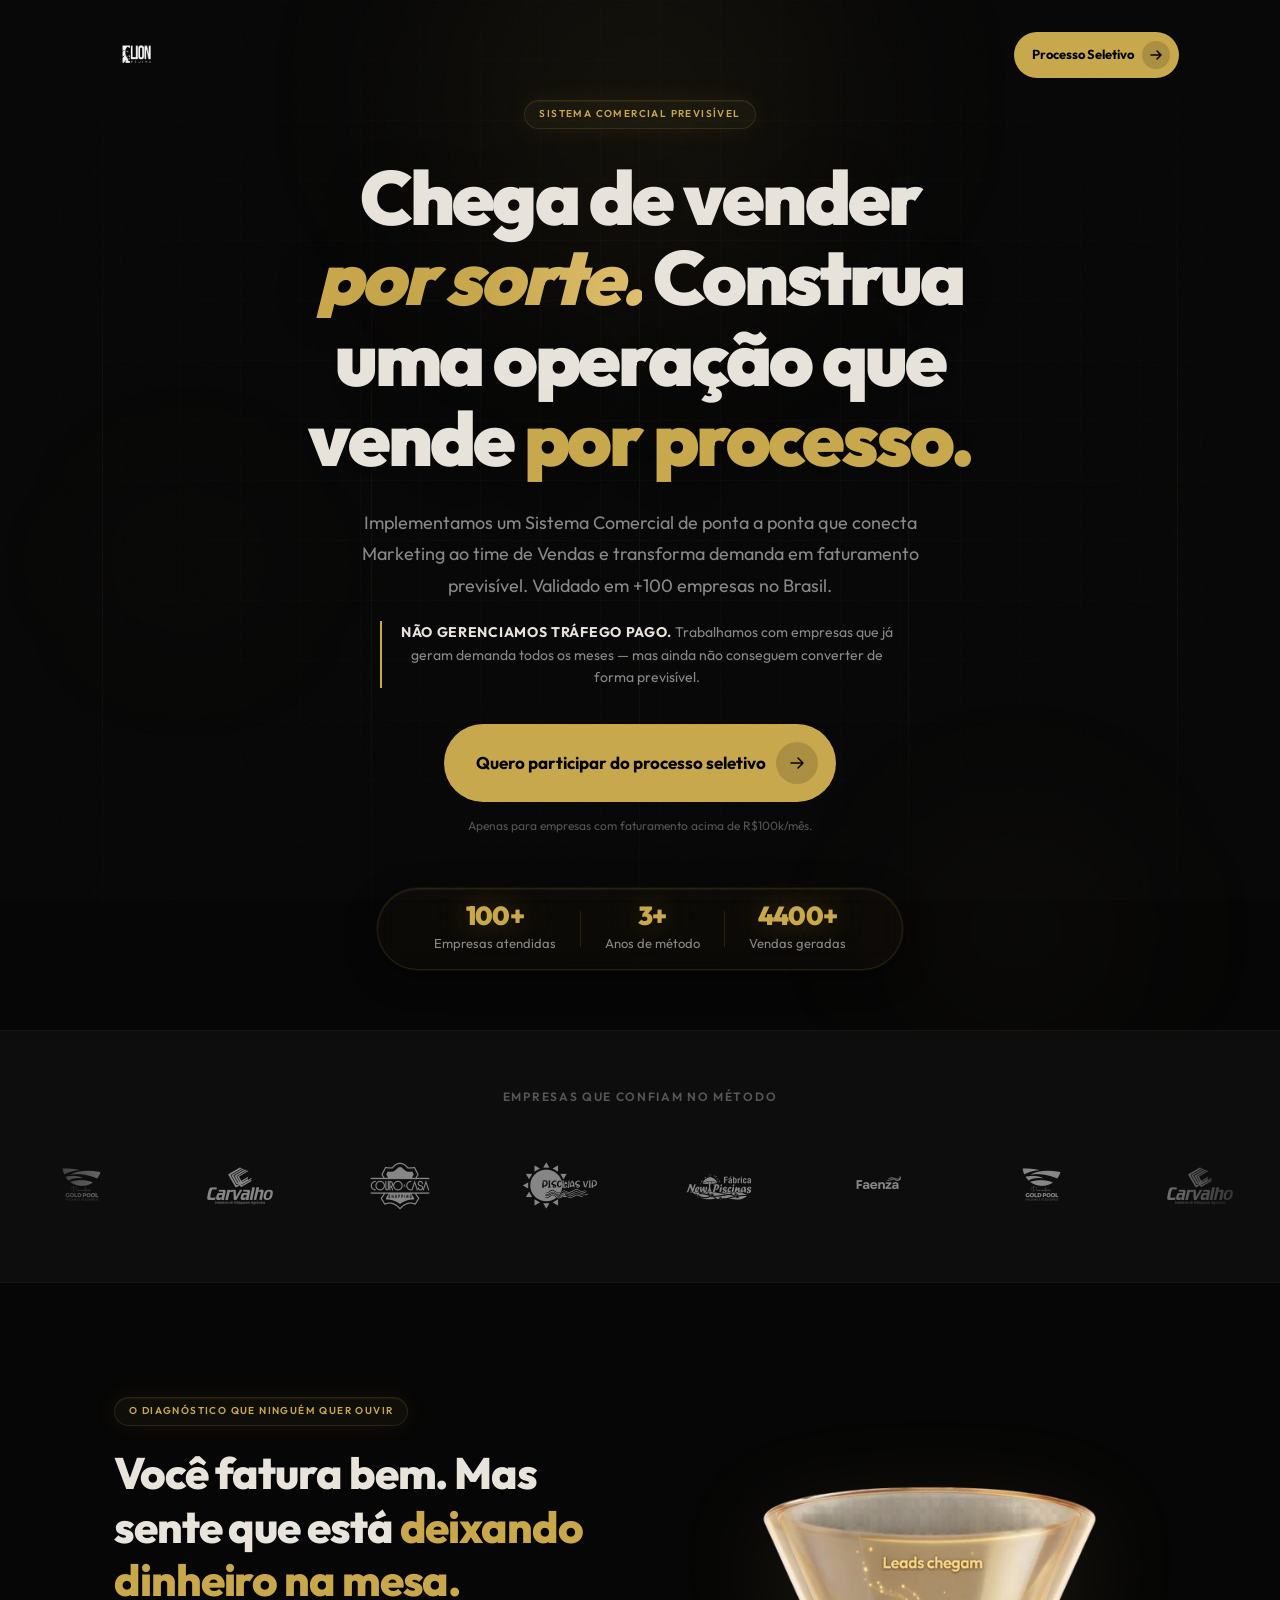
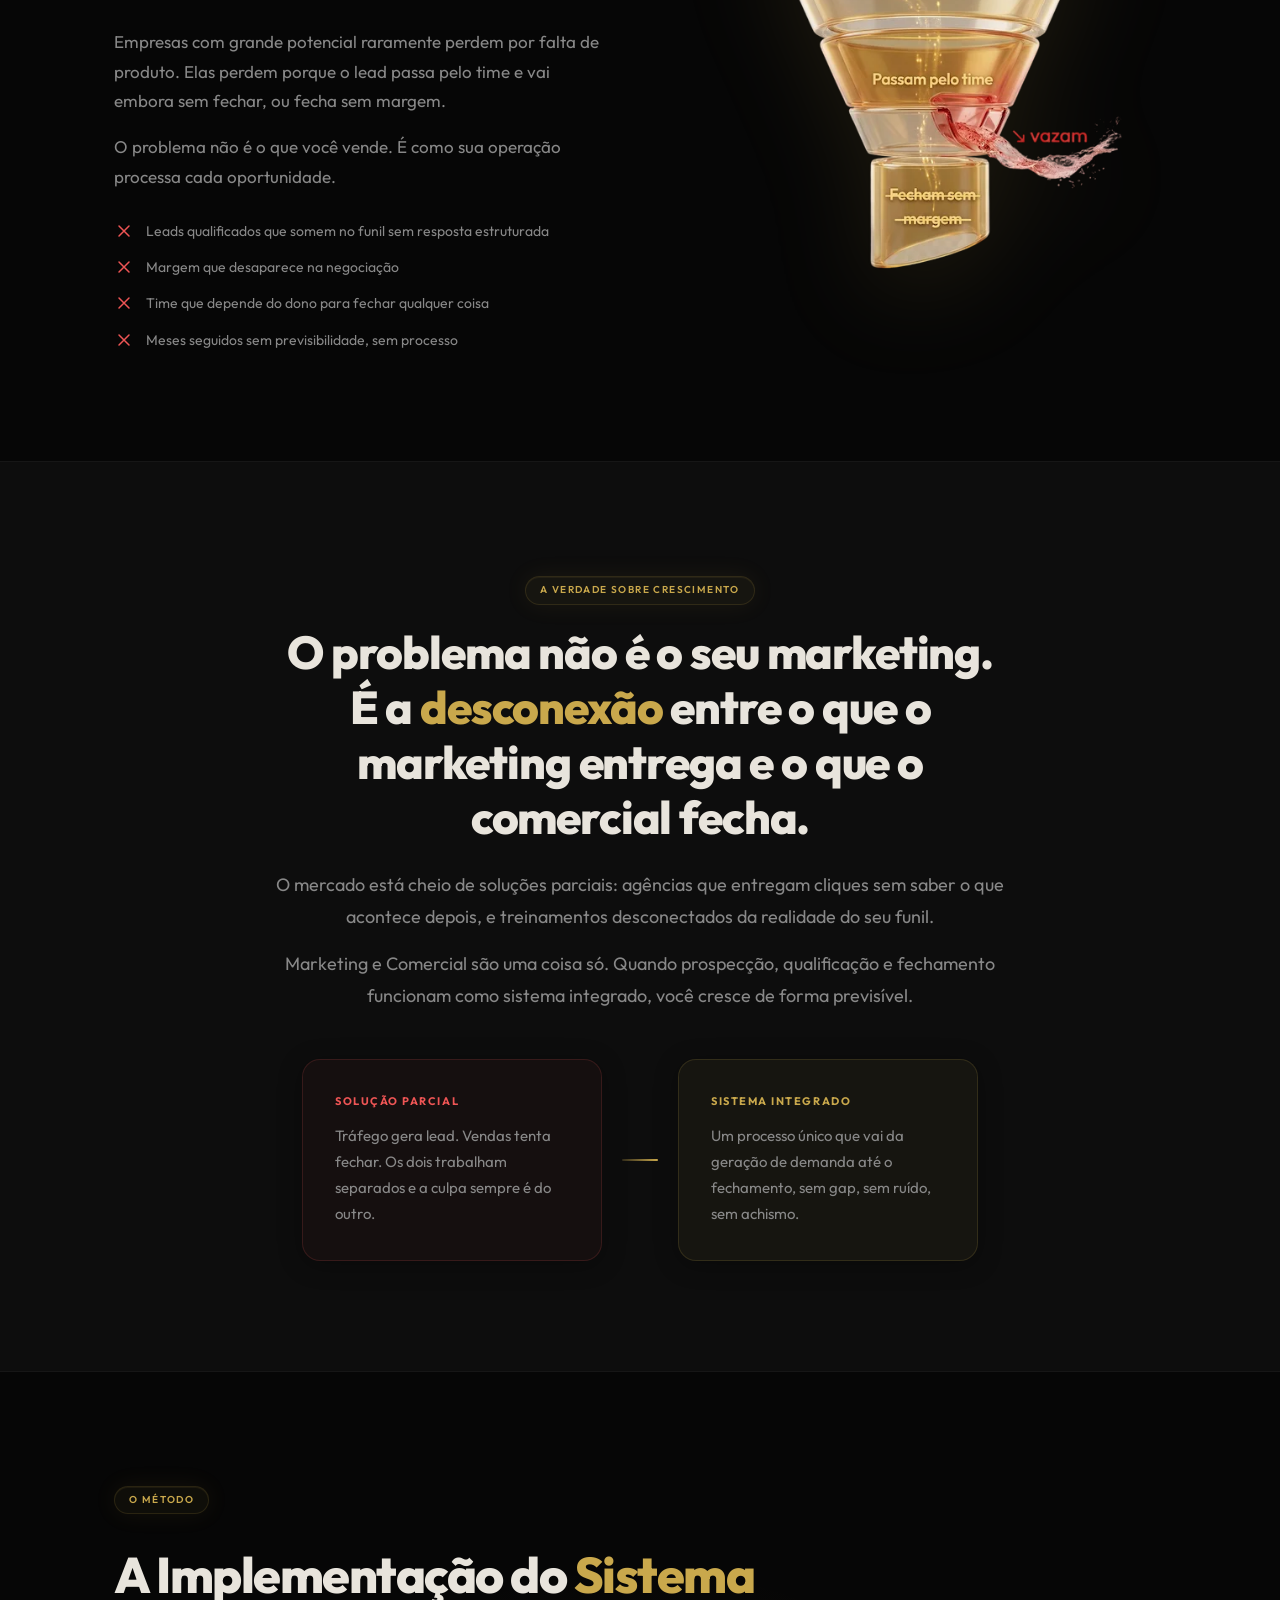
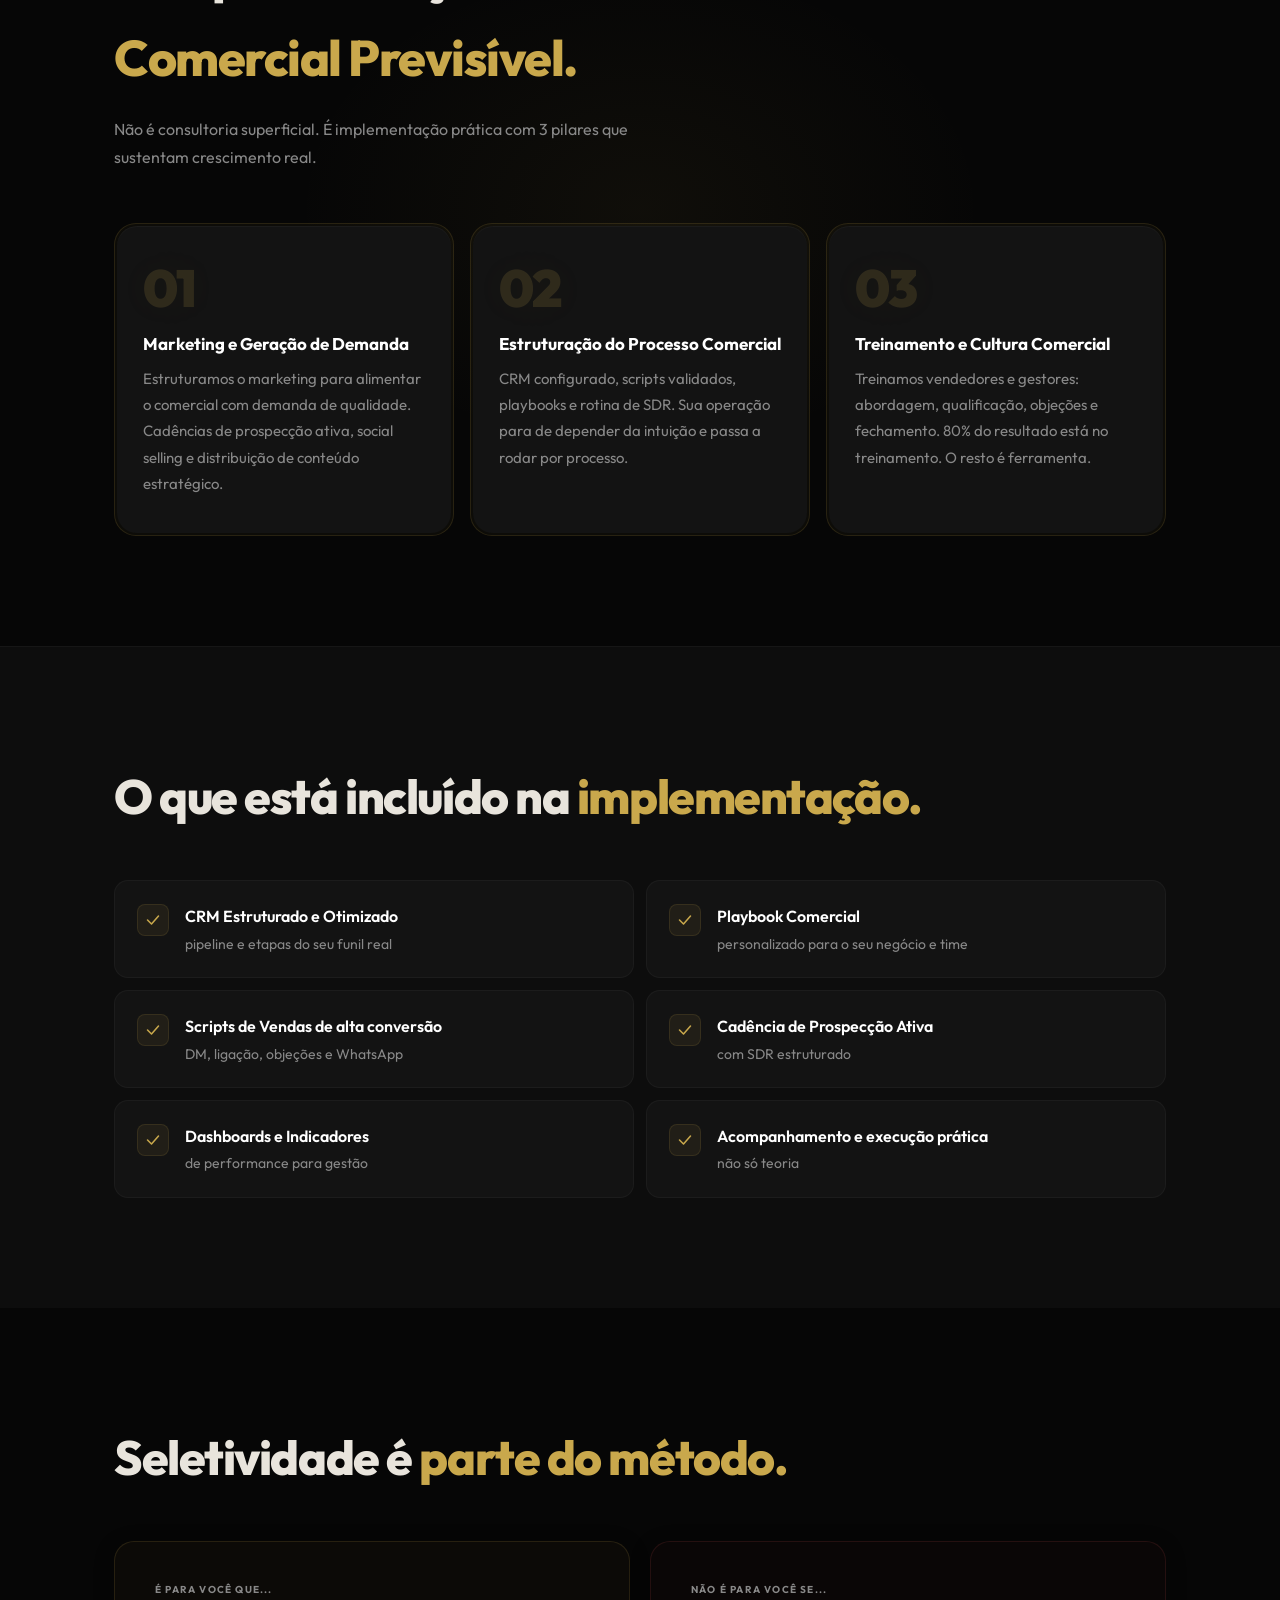
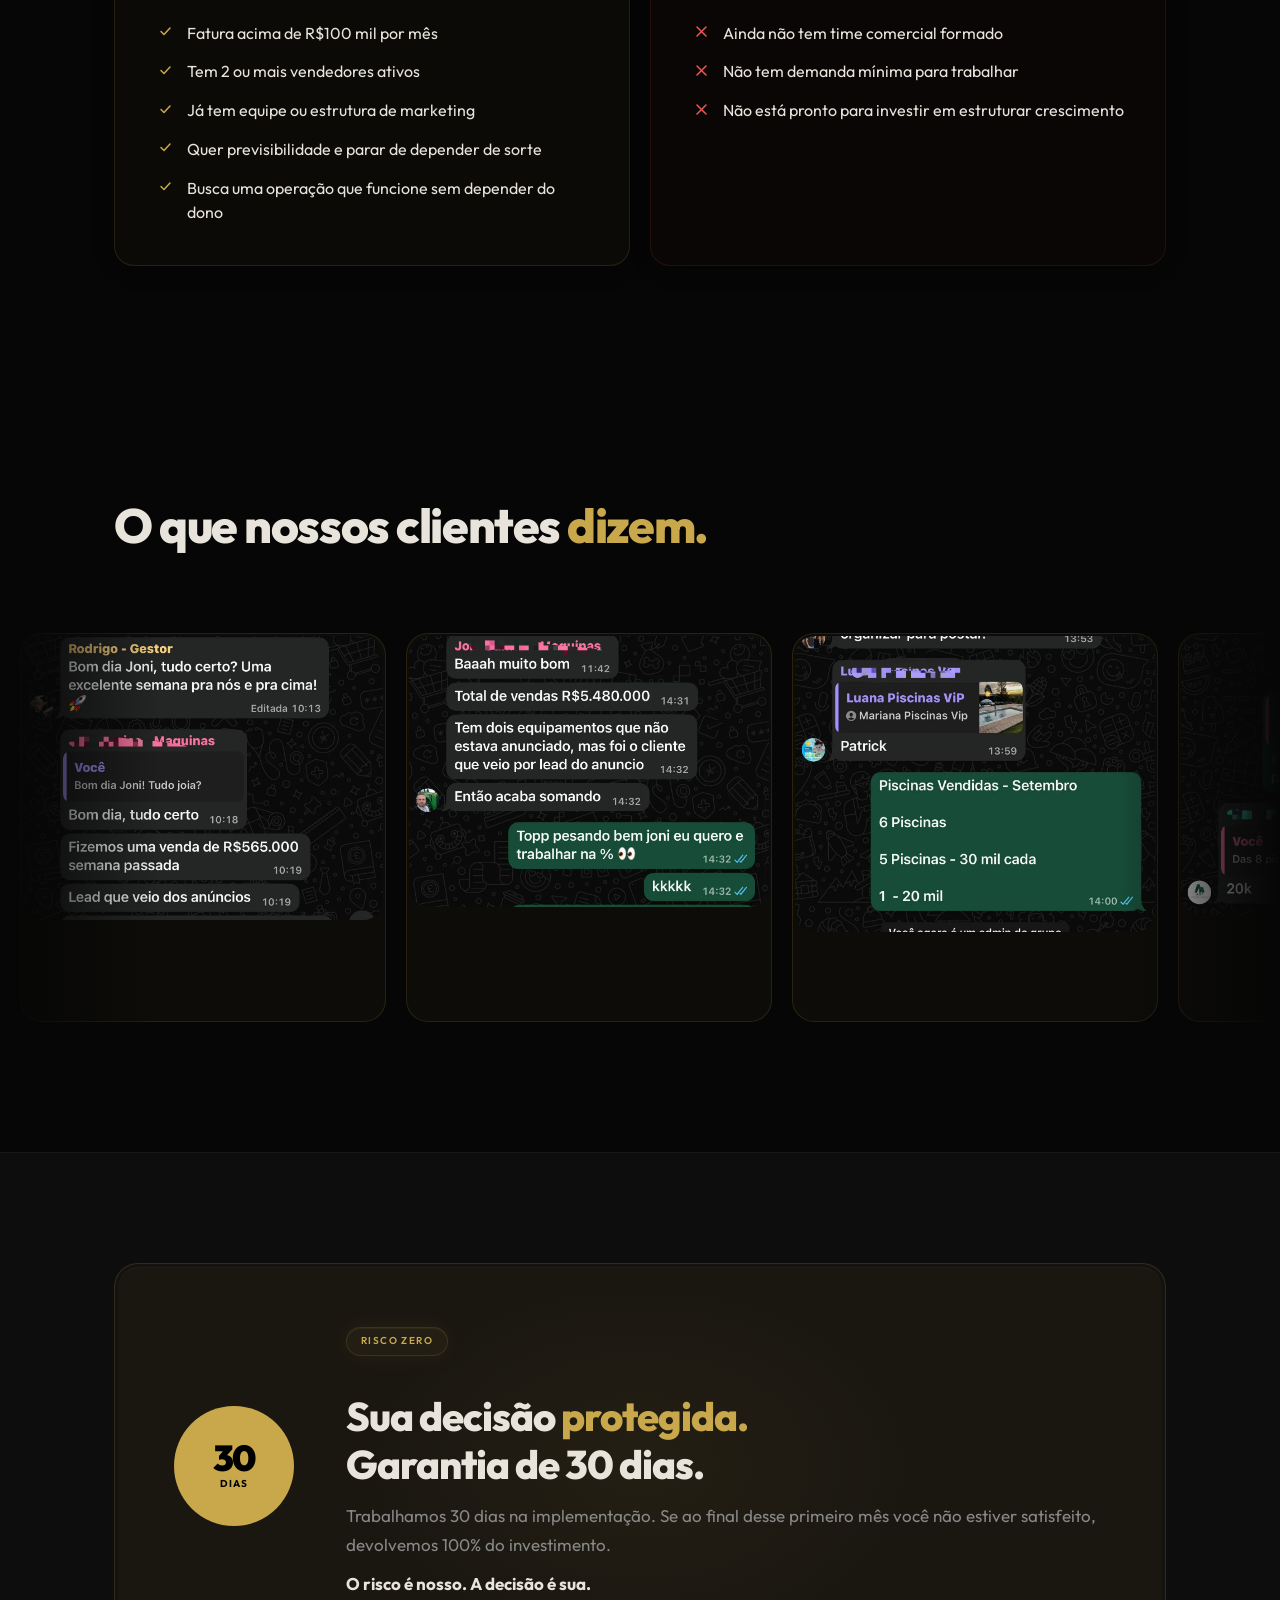
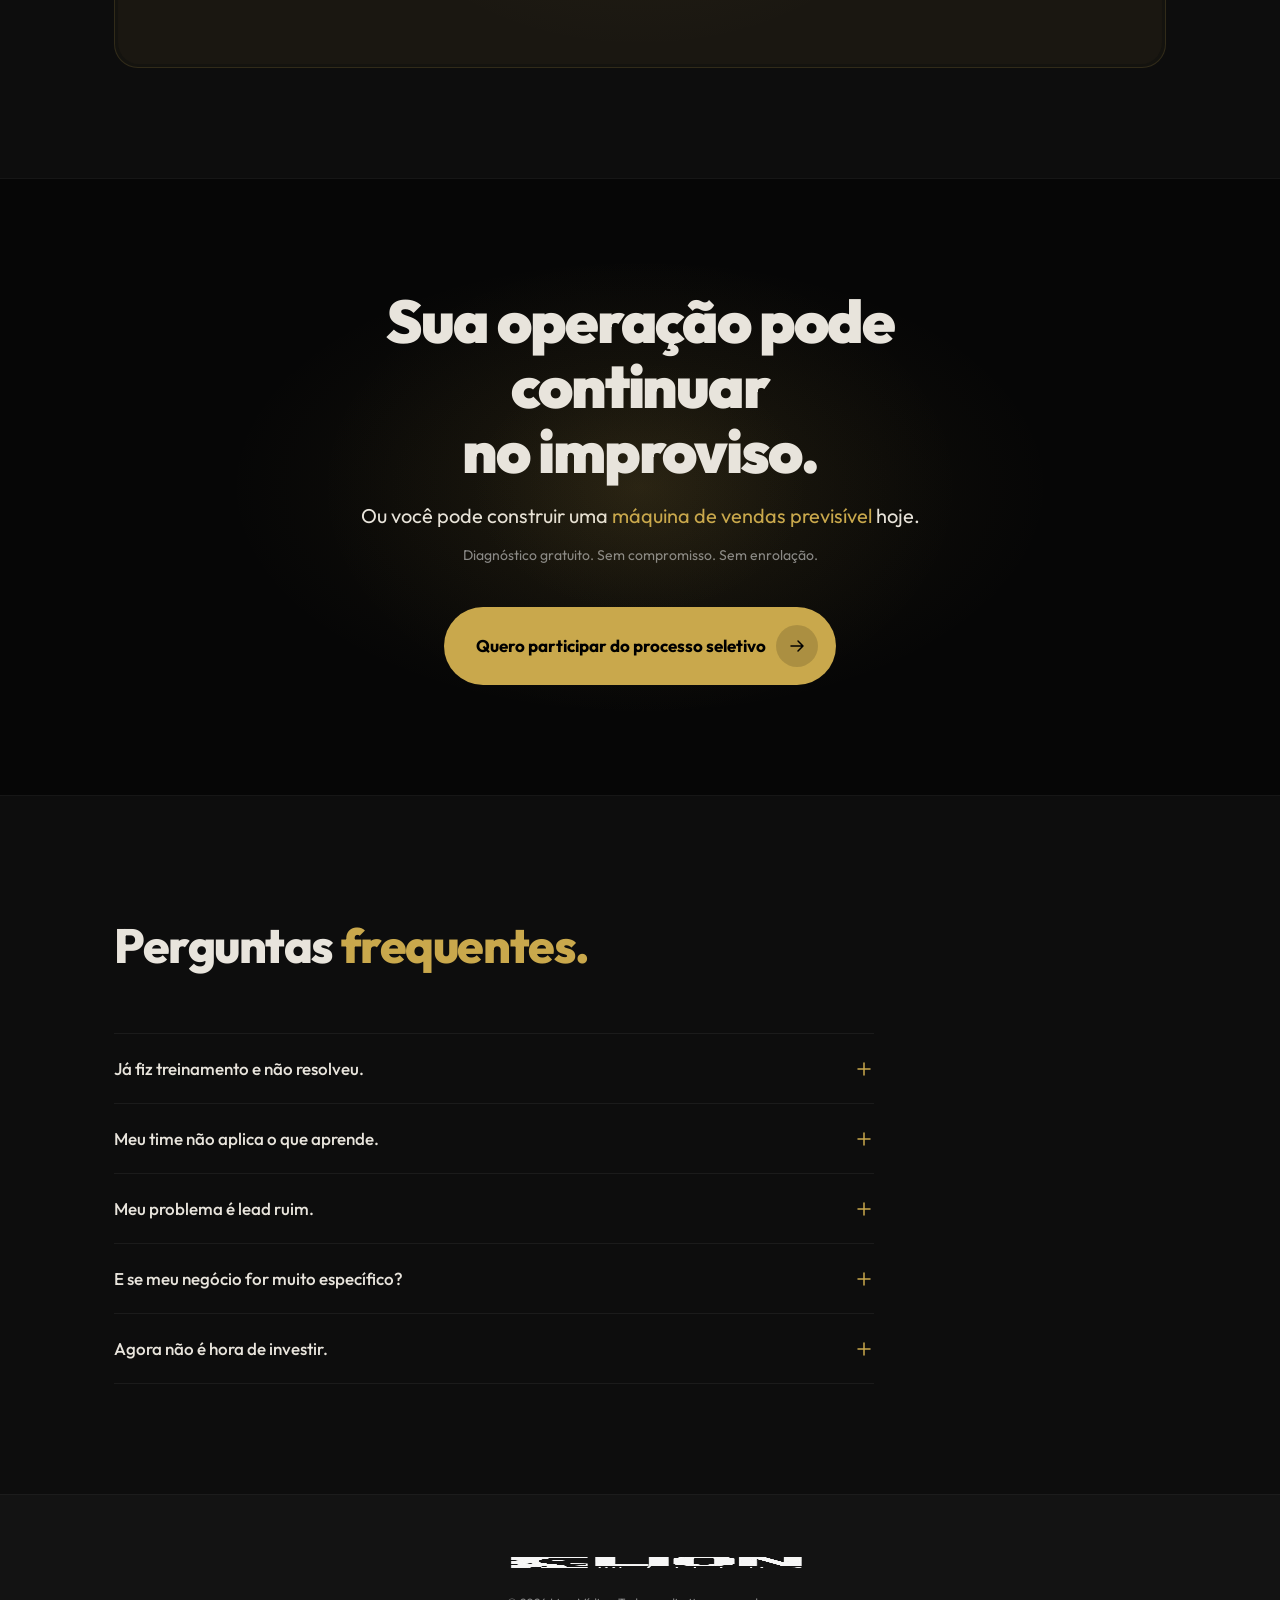
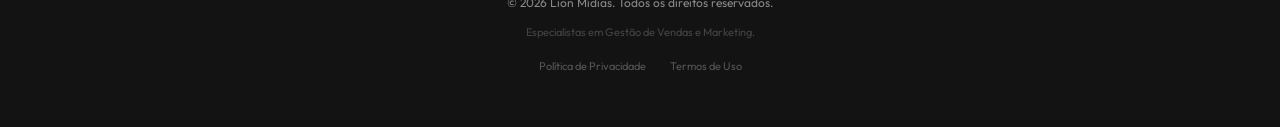
<file: index.html>
<!DOCTYPE html>
<html lang="pt-BR">
<head>
  <meta charset="UTF-8">
  <meta name="viewport" content="width=device-width, initial-scale=1.0">
  <title>Lion Mídias — Sistema Comercial Previsível</title>
  <meta name="description" content="Implementamos um Sistema Comercial de ponta a ponta que conecta seu Marketing ao time de Vendas e transforma demanda em faturamento previsível.">
  <meta property="og:title" content="Lion Mídias — Sistema Comercial Previsível">
  <meta property="og:description" content="Método validado em mais de 100 empresas em todo o Brasil.">
  <meta property="og:type" content="website">
  <link rel="preconnect" href="https://fonts.googleapis.com">
  <link rel="preconnect" href="https://fonts.gstatic.com" crossorigin>
  <link rel="preload" as="style" href="https://fonts.googleapis.com/css2?family=Outfit:wght@400;600;700;800;900&display=swap" onload="this.onload=null;this.rel='stylesheet'">
  <noscript><link rel="stylesheet" href="https://fonts.googleapis.com/css2?family=Outfit:wght@400;600;700;800;900&display=swap"></noscript>
  <link rel="stylesheet" href="style.css">
  <link rel="preload" as="image" href="assets/funil.png.webp" type="image/webp">

  <!-- Meta Pixel -->
  <script>
    !function(f,b,e,v,n,t,s){if(f.fbq)return;n=f.fbq=function(){n.callMethod?
    n.callMethod.apply(n,arguments):n.queue.push(arguments)};if(!f._fbq)f._fbq=n;
    n.push=n;n.loaded=!0;n.version='2.0';n.queue=[];t=b.createElement(e);t.async=!0;
    t.src=v;s=b.getElementsByTagName(e)[0];s.parentNode.insertBefore(t,s)}(window,
    document,'script','https://connect.facebook.net/en_US/fbevents.js');
    fbq('init', '1343959906148159');
    fbq('track', 'PageView');
  </script>
  <noscript>
    <img height="1" width="1" style="display:none"
      src="https://www.facebook.com/tr?id=1343959906148159&ev=PageView&noscript=1"/>
  </noscript>
  <!-- Fim Meta Pixel -->
</head>
<body>

  <!-- GRAIN OVERLAY -->
  <div class="grain-overlay" aria-hidden="true"></div>

  <!-- NAV FLUTUANTE -->
  <nav class="navbar" id="navbar">
    <div class="nav-pill">
      <div class="nav-logo">
        <picture>
          <source srcset="assets/logolion.webp" type="image/webp">
          <img src="assets/logolion.png" alt="Lion Mídias" class="logo-img" width="500" height="500"
               onerror="this.style.display='none'; this.nextElementSibling.style.display='flex'">
        </picture>
        <span class="logo-text" style="display:none">Lion Mídias</span>
      </div>
      <a href="#" class="nav-cta" id="navCtaBtn" onclick="openModal(event)">
        <span class="nav-cta-text">Processo Seletivo</span>
        <span class="nav-cta-icon">
          <svg width="14" height="14" viewBox="0 0 14 14" fill="none">
            <path d="M2 7h10M8 3l4 4-4 4" stroke="currentColor" stroke-width="1.5" stroke-linecap="round" stroke-linejoin="round"/>
          </svg>
        </span>
      </a>
    </div>
  </nav>

  <!-- ═══════════ HERO (sem foto, centralizado) ═══════════ -->
  <section class="hero" id="home">
    <div class="hero-bg">
      <div class="hero-orb hero-orb-1"></div>
      <div class="hero-orb hero-orb-2"></div>
      <div class="hero-orb hero-orb-3"></div>
      <div class="hero-grid"></div>
      <div class="hero-lines" aria-hidden="true">
        <span></span><span></span><span></span><span></span><span></span>
      </div>
    </div>

    <div class="container">
      <div class="hero-content">
        <span class="tag hero-tag">Sistema Comercial Previsível</span>

        <h1 class="hero-headline">
          Chega de vender
          <span class="gold italic-word">por sorte.</span>
          Construa uma operação
          que vende <span class="gold">por processo.</span>
        </h1>

        <p class="hero-sub">
          Implementamos um Sistema Comercial de ponta a ponta que conecta Marketing ao time de Vendas
          e transforma demanda em faturamento previsível. Validado em +100 empresas no Brasil.
        </p>

        <p class="hero-aviso">
          <strong style="text-transform:uppercase;letter-spacing:.05em;">Não gerenciamos tráfego pago.</strong> Trabalhamos com empresas que já geram demanda todos os meses — mas ainda não conseguem converter de forma previsível.
        </p>

        <div class="hero-cta-group">
          <a href="#" class="btn-primary btn-large" onclick="openModal(event)">
            <span>Quero participar do processo seletivo</span>
            <span class="btn-arrow">
              <svg width="18" height="18" viewBox="0 0 18 18" fill="none">
                <path d="M3 9h12M10 4l5 5-5 5" stroke="currentColor" stroke-width="1.5" stroke-linecap="round" stroke-linejoin="round"/>
              </svg>
            </span>
          </a>
          <p class="disclaimer">Apenas para empresas com faturamento acima de R$100k/mês.</p>
        </div>

        <!-- Mini stats inline -->
        <div class="hero-stats">
          <div class="hero-stat">
            <span class="hero-stat-num">100+</span>
            <span class="hero-stat-label">Empresas atendidas</span>
          </div>
          <div class="hero-stat-sep"></div>
          <div class="hero-stat">
            <span class="hero-stat-num">3+</span>
            <span class="hero-stat-label">Anos de método</span>
          </div>
          <div class="hero-stat-sep"></div>
          <div class="hero-stat">
            <span class="hero-stat-num">4.400+</span>
            <span class="hero-stat-label">Vendas geradas</span>
          </div>
        </div>
      </div>
    </div>
  </section>

  <!-- ═══════════ LOGOS CARROSSEL ═══════════ -->
  <section class="logos-section">
    <p class="logos-label">Empresas que confiam no método</p>
    <div class="logos-track-wrap">
      <div class="logos-fade-left"></div>
      <div class="logos-fade-right"></div>
      <div class="logos-track" id="logosTrack">
        <div class="logos-slide">
          <picture><source srcset="assets/logo1.webp" type="image/webp"><img src="assets/logo1.png" alt="Parceiro 1" class="logo-client" width="1280" height="1280" loading="lazy" decoding="async"></picture>
          <picture><source srcset="assets/logo2.webp" type="image/webp"><img src="assets/logo2.png" alt="Parceiro 2" class="logo-client" width="1280" height="1280" loading="lazy" decoding="async"></picture>
          <picture><source srcset="assets/logo3.webp" type="image/webp"><img src="assets/logo3.png" alt="Parceiro 3" class="logo-client" width="1280" height="1280" loading="lazy" decoding="async"></picture>
          <picture><source srcset="assets/logo4.webp" type="image/webp"><img src="assets/logo4.png" alt="Parceiro 4" class="logo-client" width="1280" height="1280" loading="lazy" decoding="async"></picture>
          <picture><source srcset="assets/logo5.webp" type="image/webp"><img src="assets/logo5.png" alt="Parceiro 5" class="logo-client" width="1280" height="1280" loading="lazy" decoding="async"></picture>
          <picture><source srcset="assets/logo6.webp" type="image/webp"><img src="assets/logo6.png" alt="Parceiro 6" class="logo-client" width="1280" height="1280" loading="lazy" decoding="async"></picture>
        </div>
        <div class="logos-slide" aria-hidden="true">
          <picture><source srcset="assets/logo1.webp" type="image/webp"><img src="assets/logo1.png" alt="" class="logo-client" width="1280" height="1280" loading="lazy" decoding="async"></picture>
          <picture><source srcset="assets/logo2.webp" type="image/webp"><img src="assets/logo2.png" alt="" class="logo-client" width="1280" height="1280" loading="lazy" decoding="async"></picture>
          <picture><source srcset="assets/logo3.webp" type="image/webp"><img src="assets/logo3.png" alt="" class="logo-client" width="1280" height="1280" loading="lazy" decoding="async"></picture>
          <picture><source srcset="assets/logo4.webp" type="image/webp"><img src="assets/logo4.png" alt="" class="logo-client" width="1280" height="1280" loading="lazy" decoding="async"></picture>
          <picture><source srcset="assets/logo5.webp" type="image/webp"><img src="assets/logo5.png" alt="" class="logo-client" width="1280" height="1280" loading="lazy" decoding="async"></picture>
          <picture><source srcset="assets/logo6.webp" type="image/webp"><img src="assets/logo6.png" alt="" class="logo-client" width="1280" height="1280" loading="lazy" decoding="async"></picture>
        </div>
      </div>
    </div>
  </section>

  <!-- ═══════════ PROBLEMA ═══════════ -->
  <section class="section problema-section">
    <div class="container two-col">
      <div class="col-text">
        <span class="tag fade-up" style="--delay:0ms">O diagnóstico que ninguém quer ouvir</span>
        <h2 class="fade-up" style="--delay:80ms">Você fatura bem. Mas sente que está <span class="gold">deixando dinheiro na mesa.</span></h2>
        <p class="fade-up" style="--delay:160ms">Empresas com grande potencial raramente perdem por falta de produto. Elas perdem porque o lead passa pelo time e vai embora sem fechar, ou fecha sem margem.</p>
        <p class="fade-up" style="--delay:220ms">O problema não é o que você vende. É como sua operação processa cada oportunidade.</p>
        <ul class="problem-list">
          <li>
            <span class="x-icon"><svg width="14" height="14" viewBox="0 0 14 14" fill="none"><path d="M2 2l10 10M12 2L2 12" stroke="#e55" stroke-width="1.5" stroke-linecap="round"/></svg></span>
            Leads qualificados que somem no funil sem resposta estruturada
          </li>
          <li>
            <span class="x-icon"><svg width="14" height="14" viewBox="0 0 14 14" fill="none"><path d="M2 2l10 10M12 2L2 12" stroke="#e55" stroke-width="1.5" stroke-linecap="round"/></svg></span>
            Margem que desaparece na negociação
          </li>
          <li>
            <span class="x-icon"><svg width="14" height="14" viewBox="0 0 14 14" fill="none"><path d="M2 2l10 10M12 2L2 12" stroke="#e55" stroke-width="1.5" stroke-linecap="round"/></svg></span>
            Time que depende do dono para fechar qualquer coisa
          </li>
          <li>
            <span class="x-icon"><svg width="14" height="14" viewBox="0 0 14 14" fill="none"><path d="M2 2l10 10M12 2L2 12" stroke="#e55" stroke-width="1.5" stroke-linecap="round"/></svg></span>
            Meses seguidos sem previsibilidade, sem processo
          </li>
        </ul>
      </div>
      <div class="col-visual">
        <div class="funil-shell">
          <picture>
          <source srcset="assets/funil.png.webp" type="image/webp">
          <img src="assets/funil.png.png" alt="Funil de vendas com vazamento" class="funil-img" fetchpriority="high" decoding="async">
        </picture>
        </div>
      </div>
    </div>
  </section>

  <!-- ═══════════ CAUSA RAIZ ═══════════ -->
  <section class="section causa-section">
    <div class="container">
      <div class="causa-inner">
        <span class="tag fade-up" style="--delay:0ms">A verdade sobre crescimento</span>
        <h2 class="fade-up" style="--delay:80ms">O problema não é o seu marketing.<br>É a <span class="gold">desconexão</span> entre o que o marketing entrega e o que o comercial fecha.</h2>
        <p class="fade-up" style="--delay:160ms">O mercado está cheio de soluções parciais: agências que entregam cliques sem saber o que acontece depois, e treinamentos desconectados da realidade do seu funil.</p>
        <p class="fade-up" style="--delay:220ms">Marketing e Comercial são uma coisa só. Quando prospecção, qualificação e fechamento funcionam como sistema integrado, você cresce de forma previsível.</p>
        <div class="causa-blocks">
          <div class="causa-block red reveal-card" style="--delay:0ms">
            <h4>Solução Parcial</h4>
            <p>Tráfego gera lead. Vendas tenta fechar. Os dois trabalham separados e a culpa sempre é do outro.</p>
          </div>
          <div class="causa-arrow">→</div>
          <div class="causa-block gold-block reveal-card" style="--delay:150ms">
            <h4>Sistema Integrado</h4>
            <p>Um processo único que vai da geração de demanda até o fechamento, sem gap, sem ruído, sem achismo.</p>
          </div>
        </div>
      </div>
    </div>
  </section>

  <!-- ═══════════ PILARES ═══════════ -->
  <section class="section solucao-section">
    <div class="container">
      <span class="tag fade-up" style="--delay:0ms">O método</span>
      <h2 class="fade-up" style="--delay:80ms">A Implementação do <span class="gold">Sistema Comercial Previsível.</span></h2>
      <p class="section-sub fade-up" style="--delay:160ms">Não é consultoria superficial. É implementação prática com 3 pilares que sustentam crescimento real.</p>
      <div class="pilares-grid">

        <div class="pilar-shell" style="--delay: 0ms">
          <div class="pilar-card">
            <div class="pilar-number">01</div>
            <h3>Marketing e Geração de Demanda</h3>
            <p>Estruturamos o marketing para alimentar o comercial com demanda de qualidade. Cadências de prospecção ativa, social selling e distribuição de conteúdo estratégico.</p>
          </div>
        </div>

        <div class="pilar-shell" style="--delay: 100ms">
          <div class="pilar-card">
            <div class="pilar-number">02</div>
            <h3>Estruturação do Processo Comercial</h3>
            <p>CRM configurado, scripts validados, playbooks e rotina de SDR. Sua operação para de depender da intuição e passa a rodar por processo.</p>
          </div>
        </div>

        <div class="pilar-shell" style="--delay: 200ms">
          <div class="pilar-card">
            <div class="pilar-number">03</div>
            <h3>Treinamento e Cultura Comercial</h3>
            <p>Treinamos vendedores e gestores: abordagem, qualificação, objeções e fechamento. 80% do resultado está no treinamento. O resto é ferramenta.</p>
          </div>
        </div>

      </div>
    </div>
  </section>

  <!-- ═══════════ ENTREGA ═══════════ -->
  <section class="section entrega-section">
    <div class="container">
      <h2 class="fade-up" style="--delay:0ms">O que está incluído na <span class="gold">implementação.</span></h2>
      <div class="entrega-grid">
        <div class="entrega-item reveal" style="--delay: 0ms">
          <span class="check-icon">
            <svg width="16" height="16" viewBox="0 0 16 16" fill="none"><path d="M2.5 8l4 4L13.5 4" stroke="#C9A84C" stroke-width="1.5" stroke-linecap="round" stroke-linejoin="round"/></svg>
          </span>
          <div><strong>CRM Estruturado e Otimizado</strong><p>pipeline e etapas do seu funil real</p></div>
        </div>
        <div class="entrega-item reveal" style="--delay: 60ms">
          <span class="check-icon">
            <svg width="16" height="16" viewBox="0 0 16 16" fill="none"><path d="M2.5 8l4 4L13.5 4" stroke="#C9A84C" stroke-width="1.5" stroke-linecap="round" stroke-linejoin="round"/></svg>
          </span>
          <div><strong>Playbook Comercial</strong><p>personalizado para o seu negócio e time</p></div>
        </div>
        <div class="entrega-item reveal" style="--delay: 120ms">
          <span class="check-icon">
            <svg width="16" height="16" viewBox="0 0 16 16" fill="none"><path d="M2.5 8l4 4L13.5 4" stroke="#C9A84C" stroke-width="1.5" stroke-linecap="round" stroke-linejoin="round"/></svg>
          </span>
          <div><strong>Scripts de Vendas de alta conversão</strong><p>DM, ligação, objeções e WhatsApp</p></div>
        </div>
        <div class="entrega-item reveal" style="--delay: 180ms">
          <span class="check-icon">
            <svg width="16" height="16" viewBox="0 0 16 16" fill="none"><path d="M2.5 8l4 4L13.5 4" stroke="#C9A84C" stroke-width="1.5" stroke-linecap="round" stroke-linejoin="round"/></svg>
          </span>
          <div><strong>Cadência de Prospecção Ativa</strong><p>com SDR estruturado</p></div>
        </div>
        <div class="entrega-item reveal" style="--delay: 240ms">
          <span class="check-icon">
            <svg width="16" height="16" viewBox="0 0 16 16" fill="none"><path d="M2.5 8l4 4L13.5 4" stroke="#C9A84C" stroke-width="1.5" stroke-linecap="round" stroke-linejoin="round"/></svg>
          </span>
          <div><strong>Dashboards e Indicadores</strong><p>de performance para gestão</p></div>
        </div>
        <div class="entrega-item reveal" style="--delay: 300ms">
          <span class="check-icon">
            <svg width="16" height="16" viewBox="0 0 16 16" fill="none"><path d="M2.5 8l4 4L13.5 4" stroke="#C9A84C" stroke-width="1.5" stroke-linecap="round" stroke-linejoin="round"/></svg>
          </span>
          <div><strong>Acompanhamento e execução prática</strong><p>não só teoria</p></div>
        </div>
      </div>
    </div>
  </section>

  <!-- ═══════════ PARA QUEM É ═══════════ -->
  <section class="section fit-section">
    <div class="container">
      <h2 class="fade-up" style="--delay:0ms">Seletividade é <span class="gold">parte do método.</span></h2>
      <div class="fit-grid">
        <div class="fit-card fit-yes fade-up" style="--delay:80ms">
          <h3>É para você que...</h3>
          <ul>
            <li><span class="yes-icon"><svg width="13" height="13" viewBox="0 0 13 13" fill="none"><path d="M2 6.5l3 3L11 3" stroke="#C9A84C" stroke-width="1.5" stroke-linecap="round" stroke-linejoin="round"/></svg></span>Fatura acima de R$100 mil por mês</li>
            <li><span class="yes-icon"><svg width="13" height="13" viewBox="0 0 13 13" fill="none"><path d="M2 6.5l3 3L11 3" stroke="#C9A84C" stroke-width="1.5" stroke-linecap="round" stroke-linejoin="round"/></svg></span>Tem 2 ou mais vendedores ativos</li>
            <li><span class="yes-icon"><svg width="13" height="13" viewBox="0 0 13 13" fill="none"><path d="M2 6.5l3 3L11 3" stroke="#C9A84C" stroke-width="1.5" stroke-linecap="round" stroke-linejoin="round"/></svg></span>Já tem equipe ou estrutura de marketing</li>
            <li><span class="yes-icon"><svg width="13" height="13" viewBox="0 0 13 13" fill="none"><path d="M2 6.5l3 3L11 3" stroke="#C9A84C" stroke-width="1.5" stroke-linecap="round" stroke-linejoin="round"/></svg></span>Quer previsibilidade e parar de depender de sorte</li>
            <li><span class="yes-icon"><svg width="13" height="13" viewBox="0 0 13 13" fill="none"><path d="M2 6.5l3 3L11 3" stroke="#C9A84C" stroke-width="1.5" stroke-linecap="round" stroke-linejoin="round"/></svg></span>Busca uma operação que funcione sem depender do dono</li>
          </ul>
        </div>
        <div class="fit-card fit-no fade-up" style="--delay:180ms">
          <h3>Não é para você se...</h3>
          <ul>
            <li><span class="no-icon"><svg width="13" height="13" viewBox="0 0 13 13" fill="none"><path d="M2 2l9 9M11 2L2 11" stroke="#e55" stroke-width="1.5" stroke-linecap="round"/></svg></span>Ainda não tem time comercial formado</li>
            <li><span class="no-icon"><svg width="13" height="13" viewBox="0 0 13 13" fill="none"><path d="M2 2l9 9M11 2L2 11" stroke="#e55" stroke-width="1.5" stroke-linecap="round"/></svg></span>Não tem demanda mínima para trabalhar</li>
            <li><span class="no-icon"><svg width="13" height="13" viewBox="0 0 13 13" fill="none"><path d="M2 2l9 9M11 2L2 11" stroke="#e55" stroke-width="1.5" stroke-linecap="round"/></svg></span>Não está pronto para investir em estruturar crescimento</li>
          </ul>
        </div>
      </div>
    </div>
  </section>

  <!-- ═══════════ DEPOIMENTOS — CARROSSEL INFINITO ═══════════ -->
  <section class="section depoimentos-section">
    <div class="container">
      <h2>O que nossos clientes <span class="gold">dizem.</span></h2>
    </div>

    <div class="dep-marquee-wrap">
      <div class="dep-fade-left"></div>
      <div class="dep-fade-right"></div>

      <!-- Linha 1: scroll para esquerda — somente fotos -->
      <div class="dep-track dep-track--left" id="depTrack1">

        <!-- ── SET 1 ── -->
        <div class="dep-photo-shell">
          <div class="dep-photo-card">
            <picture><source srcset="assets/DEPOIMENTO%2001.webp" type="image/webp"><img src="assets/DEPOIMENTO%2001.jpeg" alt="Depoimento 01" width="1290" height="1018" loading="lazy" decoding="async"></picture>
          </div>
        </div>
        <div class="dep-photo-shell">
          <div class="dep-photo-card">
            <picture><source srcset="assets/DEPOIMENTO%2002.webp" type="image/webp"><img src="assets/DEPOIMENTO%2002.jpeg" alt="Depoimento 02" width="1290" height="971" loading="lazy" decoding="async"></picture>
          </div>
        </div>
        <div class="dep-photo-shell">
          <div class="dep-photo-card">
            <picture><source srcset="assets/DEPOIMENTO%2003.webp" type="image/webp"><img src="assets/DEPOIMENTO%2003.jpeg" alt="Depoimento 03" width="1280" height="1050" loading="lazy" decoding="async"></picture>
          </div>
        </div>
        <div class="dep-photo-shell">
          <div class="dep-photo-card">
            <picture><source srcset="assets/DEPOIMENTO%2004.webp" type="image/webp"><img src="assets/DEPOIMENTO%2004.jpeg" alt="Depoimento 04" width="1290" height="998" loading="lazy" decoding="async"></picture>
          </div>
        </div>
        <div class="dep-photo-shell">
          <div class="dep-photo-card">
            <picture><source srcset="assets/DEPOIMENTO%2005.webp" type="image/webp"><img src="assets/DEPOIMENTO%2005.jpeg" alt="Depoimento 05" width="834" height="887" loading="lazy" decoding="async"></picture>
          </div>
        </div>
        <div class="dep-photo-shell">
          <div class="dep-photo-card">
            <picture><source srcset="assets/DEPOIMENTO%2006.webp" type="image/webp"><img src="assets/DEPOIMENTO%2006.jpeg" alt="Depoimento 06" width="1290" height="1025" loading="lazy" decoding="async"></picture>
          </div>
        </div>

        <!-- ── SET 2 (duplicado para loop infinito) ── -->
        <div class="dep-photo-shell" aria-hidden="true">
          <div class="dep-photo-card">
            <picture><source srcset="assets/DEPOIMENTO%2001.webp" type="image/webp"><img src="assets/DEPOIMENTO%2001.jpeg" alt="" width="1290" height="1018" loading="lazy" decoding="async"></picture>
          </div>
        </div>
        <div class="dep-photo-shell" aria-hidden="true">
          <div class="dep-photo-card">
            <picture><source srcset="assets/DEPOIMENTO%2002.webp" type="image/webp"><img src="assets/DEPOIMENTO%2002.jpeg" alt="" width="1290" height="971" loading="lazy" decoding="async"></picture>
          </div>
        </div>
        <div class="dep-photo-shell" aria-hidden="true">
          <div class="dep-photo-card">
            <picture><source srcset="assets/DEPOIMENTO%2003.webp" type="image/webp"><img src="assets/DEPOIMENTO%2003.jpeg" alt="" width="1280" height="1050" loading="lazy" decoding="async"></picture>
          </div>
        </div>
        <div class="dep-photo-shell" aria-hidden="true">
          <div class="dep-photo-card">
            <picture><source srcset="assets/DEPOIMENTO%2004.webp" type="image/webp"><img src="assets/DEPOIMENTO%2004.jpeg" alt="" width="1290" height="998" loading="lazy" decoding="async"></picture>
          </div>
        </div>
        <div class="dep-photo-shell" aria-hidden="true">
          <div class="dep-photo-card">
            <picture><source srcset="assets/DEPOIMENTO%2005.webp" type="image/webp"><img src="assets/DEPOIMENTO%2005.jpeg" alt="" width="834" height="887" loading="lazy" decoding="async"></picture>
          </div>
        </div>
        <div class="dep-photo-shell" aria-hidden="true">
          <div class="dep-photo-card">
            <picture><source srcset="assets/DEPOIMENTO%2006.webp" type="image/webp"><img src="assets/DEPOIMENTO%2006.jpeg" alt="" width="1290" height="1025" loading="lazy" decoding="async"></picture>
          </div>
        </div>

      </div><!-- /dep-track--left -->
    </div><!-- /dep-marquee-wrap -->
  </section>

  <!-- ═══════════ GARANTIA ═══════════ -->
  <section class="section garantia-section">
    <div class="container">
      <div class="garantia-shell fade-up" style="--delay:0ms">
        <div class="garantia-core">
          <div class="garantia-badge">
            <span class="garantia-num">30</span>
            <small>dias</small>
          </div>
          <div class="garantia-text">
            <span class="tag">Risco zero</span>
            <h2>Sua decisão <span class="gold">protegida.</span><br>Garantia de 30 dias.</h2>
            <p>Trabalhamos 30 dias na implementação. Se ao final desse primeiro mês você não estiver satisfeito, devolvemos 100% do investimento.</p>
            <p><strong>O risco é nosso. A decisão é sua.</strong></p>
          </div>
        </div>
      </div>
    </div>
  </section>

  <!-- ═══════════ CTA FINAL ═══════════ -->
  <section class="section cta-final-section" id="cta-final">
    <div class="container">
      <div class="cta-final-inner">
        <div class="cta-glow"></div>
        <div class="cta-glow-2"></div>
        <h2 class="fade-up" style="--delay:0ms">Sua operação pode continuar<br>no improviso.</h2>
        <p class="cta-or">Ou você pode construir uma <span class="gold">máquina de vendas previsível</span> hoje.</p>
        <p class="cta-sub">Diagnóstico gratuito. Sem compromisso. Sem enrolação.</p>
        <a href="#" class="btn-primary btn-large" onclick="openModal(event)">
          <span>Quero participar do processo seletivo</span>
          <span class="btn-arrow">
            <svg width="18" height="18" viewBox="0 0 18 18" fill="none">
              <path d="M3 9h12M10 4l5 5-5 5" stroke="currentColor" stroke-width="1.5" stroke-linecap="round" stroke-linejoin="round"/>
            </svg>
          </span>
        </a>
      </div>
    </div>
  </section>

  <!-- ═══════════ FAQ ═══════════ -->
  <section class="section faq-section">
    <div class="container">
      <h2>Perguntas <span class="gold">frequentes.</span></h2>
      <div class="faq-list">

        <div class="faq-item">
          <button class="faq-question" onclick="toggleFaq(this)" aria-expanded="false">
            <span>Já fiz treinamento e não resolveu.</span>
            <span class="faq-icon">
              <svg class="icon-plus" width="20" height="20" viewBox="0 0 20 20" fill="none"><path d="M10 4v12M4 10h12" stroke="currentColor" stroke-width="1.5" stroke-linecap="round"/></svg>
              <svg class="icon-minus" width="20" height="20" viewBox="0 0 20 20" fill="none"><path d="M4 10h12" stroke="currentColor" stroke-width="1.5" stroke-linecap="round"/></svg>
            </span>
          </button>
          <div class="faq-answer">
            <p>Treinamento sem processo não sustenta resultado. O que fazemos é diferente: implementamos o processo junto com o treinamento, dentro da sua operação, com acompanhamento ativo.</p>
          </div>
        </div>

        <div class="faq-item">
          <button class="faq-question" onclick="toggleFaq(this)" aria-expanded="false">
            <span>Meu time não aplica o que aprende.</span>
            <span class="faq-icon">
              <svg class="icon-plus" width="20" height="20" viewBox="0 0 20 20" fill="none"><path d="M10 4v12M4 10h12" stroke="currentColor" stroke-width="1.5" stroke-linecap="round"/></svg>
              <svg class="icon-minus" width="20" height="20" viewBox="0 0 20 20" fill="none"><path d="M4 10h12" stroke="currentColor" stroke-width="1.5" stroke-linecap="round"/></svg>
            </span>
          </button>
          <div class="faq-answer">
            <p>Esse é exatamente o sintoma de falta de processo. Quando existe rotina, cadência e gestão de indicadores, a aplicação deixa de depender da motivação do vendedor.</p>
          </div>
        </div>

        <div class="faq-item">
          <button class="faq-question" onclick="toggleFaq(this)" aria-expanded="false">
            <span>Meu problema é lead ruim.</span>
            <span class="faq-icon">
              <svg class="icon-plus" width="20" height="20" viewBox="0 0 20 20" fill="none"><path d="M10 4v12M4 10h12" stroke="currentColor" stroke-width="1.5" stroke-linecap="round"/></svg>
              <svg class="icon-minus" width="20" height="20" viewBox="0 0 20 20" fill="none"><path d="M4 10h12" stroke="currentColor" stroke-width="1.5" stroke-linecap="round"/></svg>
            </span>
          </button>
          <div class="faq-answer">
            <p>Na maioria dos casos, o lead não é ruim. O processo de qualificação e abordagem é que não está estruturado. É isso que diagnosticamos antes de qualquer implementação.</p>
          </div>
        </div>

        <div class="faq-item">
          <button class="faq-question" onclick="toggleFaq(this)" aria-expanded="false">
            <span>E se meu negócio for muito específico?</span>
            <span class="faq-icon">
              <svg class="icon-plus" width="20" height="20" viewBox="0 0 20 20" fill="none"><path d="M10 4v12M4 10h12" stroke="currentColor" stroke-width="1.5" stroke-linecap="round"/></svg>
              <svg class="icon-minus" width="20" height="20" viewBox="0 0 20 20" fill="none"><path d="M4 10h12" stroke="currentColor" stroke-width="1.5" stroke-linecap="round"/></svg>
            </span>
          </button>
          <div class="faq-answer">
            <p>O método foi validado em segmentos distintos. O processo comercial tem fundamentos universais. O que muda é a adaptação à realidade do seu time e do seu cliente.</p>
          </div>
        </div>

        <div class="faq-item">
          <button class="faq-question" onclick="toggleFaq(this)" aria-expanded="false">
            <span>Agora não é hora de investir.</span>
            <span class="faq-icon">
              <svg class="icon-plus" width="20" height="20" viewBox="0 0 20 20" fill="none"><path d="M10 4v12M4 10h12" stroke="currentColor" stroke-width="1.5" stroke-linecap="round"/></svg>
              <svg class="icon-minus" width="20" height="20" viewBox="0 0 20 20" fill="none"><path d="M4 10h12" stroke="currentColor" stroke-width="1.5" stroke-linecap="round"/></svg>
            </span>
          </button>
          <div class="faq-answer">
            <p>Se a sua operação está no improviso hoje, cada mês sem estrutura é dinheiro e oportunidade perdida. O custo de não estruturar costuma ser maior do que o custo da implementação.</p>
          </div>
        </div>

      </div>
    </div>
  </section>

  <!-- ═══════════ FOOTER ═══════════ -->
  <footer class="footer">
    <div class="container">
      <div class="footer-inner">
        <div class="footer-logo">
          <picture>
            <source srcset="assets/logolion.webp" type="image/webp">
            <img src="assets/logolion.png" alt="Lion Mídias" class="logo-img" width="500" height="500"
                 onerror="this.style.display='none'; this.nextElementSibling.style.display='flex'">
          </picture>
          <span class="logo-text" style="display:none">Lion Mídias</span>
        </div>
        <p class="footer-copy">© 2026 Lion Mídias. Todos os direitos reservados.</p>
        <p class="footer-sub">Especialistas em Gestão de Vendas e Marketing.</p>
        <div class="footer-links">
          <a href="politica.html" class="footer-link" target="_blank" rel="noopener">Política de Privacidade</a>
          <a href="termos.html" class="footer-link" target="_blank" rel="noopener">Termos de Uso</a>
        </div>
      </div>
    </div>
  </footer>

  <!-- ═══════════ MODAL FORMULÁRIO ═══════════ -->
  <div class="modal-overlay" id="modalOverlay" role="dialog" aria-modal="true" aria-labelledby="modalTitle">
    <div class="modal-box" id="modalBox">

      <!-- Cabeçalho -->
      <div class="modal-header">
        <div>
          <h2 class="modal-title" id="modalTitle">Aplicação para Diagnóstico Gratuito</h2>
        </div>
        <button class="modal-close" onclick="closeModal()" aria-label="Fechar">
          <svg width="18" height="18" viewBox="0 0 18 18" fill="none">
            <path d="M2 2l14 14M16 2L2 16" stroke="currentColor" stroke-width="1.5" stroke-linecap="round"/>
          </svg>
        </button>
      </div>

      <!-- Formulário -->
      <form class="modal-form" id="modalForm" novalidate>

        <!-- Honeypot anti-bot: invisível para humanos, bots preenchem -->
        <div style="position:absolute;left:-9999px;opacity:0;height:0;width:0;" aria-hidden="true">
          <input type="text" id="f-website" name="website" tabindex="-1" autocomplete="off">
        </div>

        <!-- Indicador de progresso (3 etapas) -->
        <div class="form-steps-indicator" aria-hidden="true">
          <div class="step-dot active" id="stepDot1"></div>
          <div class="step-line"></div>
          <div class="step-dot" id="stepDot2"></div>
          <div class="step-line"></div>
          <div class="step-dot" id="stepDot3"></div>
        </div>

        <!-- Etapa 1: Selects de qualificação -->
        <div class="form-step" id="formStep1">
          <p class="step-label">Passo 1 de 3 — Perfil da empresa</p>

          <div class="form-field">
            <label for="f-vendedores">Quantidade de vendedores</label>
            <div class="select-wrap">
              <select id="f-vendedores" name="vendedores">
                <option value="" disabled selected>Selecione</option>
                <option value="apenas-eu">Apenas eu (não tenho vendedores)</option>
                <option value="1-3">1 a 3 vendedores</option>
                <option value="4-10">4 a 10 vendedores</option>
                <option value="11-25">11 a 25 vendedores</option>
                <option value="26+">26+ vendedores</option>
              </select>
              <svg class="select-chevron" width="16" height="16" viewBox="0 0 16 16" fill="none">
                <path d="M3 6l5 5 5-5" stroke="currentColor" stroke-width="1.5" stroke-linecap="round" stroke-linejoin="round"/>
              </svg>
            </div>
            <span class="form-error" id="err-vendedores"></span>
          </div>

          <div class="form-field">
            <label for="f-faturamento">Faturamento médio mensal</label>
            <div class="select-wrap">
              <select id="f-faturamento" name="faturamento">
                <option value="" disabled selected>Selecione</option>
                <option value="menos-50k">Menos de R$ 50 mil</option>
                <option value="50k-100k">R$ 50 mil a R$ 100 mil</option>
                <option value="100k-300k">R$ 100 mil a R$ 300 mil</option>
                <option value="300k-1m">R$ 300 mil a R$ 1 milhão</option>
                <option value="acima-1m">Acima de R$ 1 milhão</option>
              </select>
              <svg class="select-chevron" width="16" height="16" viewBox="0 0 16 16" fill="none">
                <path d="M3 6l5 5 5-5" stroke="currentColor" stroke-width="1.5" stroke-linecap="round" stroke-linejoin="round"/>
              </svg>
            </div>
            <span class="form-error" id="err-faturamento"></span>
          </div>

          <button type="button" class="modal-submit" id="btnStep1Next">
            <span class="submit-text">Continuar</span>
            <span class="btn-arrow" aria-hidden="true">
              <svg width="18" height="18" viewBox="0 0 18 18" fill="none">
                <path d="M3 9h12M10 4l5 5-5 5" stroke="currentColor" stroke-width="1.5" stroke-linecap="round" stroke-linejoin="round"/>
              </svg>
            </span>
          </button>
        </div>

        <!-- Etapa 2: Momento (auto-avanço no clique) -->
        <div class="form-step" id="formStep2" hidden>
          <button type="button" class="step-back" id="btnStep2Back" aria-label="Voltar">
            <svg width="16" height="16" viewBox="0 0 16 16" fill="none">
              <path d="M10 3L5 8l5 5" stroke="currentColor" stroke-width="1.5" stroke-linecap="round" stroke-linejoin="round"/>
            </svg>
            Voltar
          </button>
          <p class="step-label">Passo 2 de 3 — Seu momento</p>

          <div class="modal-aviso">
            <p><strong>A Lion não gerencia anúncios!</strong> Estruturamos o processo comercial de quem já investe em marketing.</p>
          </div>

          <div class="form-field">
            <label class="field-label">Qual dessas frases descreve melhor o seu momento hoje?</label>
            <div class="momento-options">
              <label class="momento-opt">
                <input type="radio" name="momento" value="anuncio-sem-venda">
                <span class="momento-radio" aria-hidden="true"></span>
                <span class="momento-text">Já invisto em anúncios, mas as vendas não acompanham</span>
              </label>
              <label class="momento-opt">
                <input type="radio" name="momento" value="time-sem-processo">
                <span class="momento-radio" aria-hidden="true"></span>
                <span class="momento-text">Tenho vendedores, mas cada um vende do seu jeito, sem processo</span>
              </label>
              <label class="momento-opt">
                <input type="radio" name="momento" value="quer-trafego">
                <span class="momento-radio" aria-hidden="true"></span>
                <span class="momento-text">Quero alguém para criar e gerenciar meus anúncios</span>
              </label>
              <label class="momento-opt">
                <input type="radio" name="momento" value="sem-marketing">
                <span class="momento-radio" aria-hidden="true"></span>
                <span class="momento-text">Ainda não invisto em marketing e quero começar</span>
              </label>
            </div>
            <span class="form-error" id="err-momento"></span>
          </div>
        </div>

        <!-- Etapa 3: Dados de contato -->
        <div class="form-step" id="formStep3" hidden>
          <button type="button" class="step-back" id="btnStep3Back" aria-label="Voltar">
            <svg width="16" height="16" viewBox="0 0 16 16" fill="none">
              <path d="M10 3L5 8l5 5" stroke="currentColor" stroke-width="1.5" stroke-linecap="round" stroke-linejoin="round"/>
            </svg>
            Voltar
          </button>
          <p class="step-label">Passo 3 de 3 — Seus dados</p>

          <div class="form-field">
            <label for="f-nome">Seu nome completo</label>
            <input type="text" id="f-nome" name="nome" placeholder="Ex: Carlos Mendonça" autocomplete="name">
            <span class="form-error" id="err-nome"></span>
          </div>

          <div class="form-field">
            <label for="f-whats">WhatsApp</label>
            <input type="tel" id="f-whats" name="whatsapp" placeholder="(11) 99999-9999" autocomplete="tel">
            <span class="form-error" id="err-whats"></span>
          </div>

          <div class="form-field">
            <label for="f-email">E-mail <span class="field-optional">(opcional)</span></label>
            <input type="email" id="f-email" name="email" placeholder="seu@email.com" autocomplete="email">
            <span class="form-error" id="err-email"></span>
          </div>

          <div class="form-field">
            <label for="f-insta">@ do Instagram da empresa</label>
            <input type="text" id="f-insta" name="instagram" placeholder="@suaempresa" autocomplete="off">
            <span class="field-hint">Analisamos sua presença e seus anúncios antes do diagnóstico.</span>
            <span class="form-error" id="err-insta"></span>
          </div>

          <button type="submit" class="modal-submit" id="modalSubmitBtn">
            <span class="submit-text">Quero participar do processo seletivo</span>
            <span class="submit-loading" aria-hidden="true">
              <svg class="spin-icon" width="18" height="18" viewBox="0 0 18 18" fill="none">
                <circle cx="9" cy="9" r="7" stroke="currentColor" stroke-width="2" stroke-dasharray="30" stroke-dashoffset="10" stroke-linecap="round"/>
              </svg>
              Enviando...
            </span>
          </button>
        </div>

      </form>

      <!-- Estado de sucesso -->
      <div class="modal-success" id="modalSuccess" aria-live="polite">
        <div class="success-icon">
          <svg width="32" height="32" viewBox="0 0 32 32" fill="none">
            <path d="M6 16l7 7L26 9" stroke="#C9A84C" stroke-width="2.5" stroke-linecap="round" stroke-linejoin="round"/>
          </svg>
        </div>
        <h3>Recebemos seu contato!</h3>
        <p>Em breve nossa equipe vai entrar em contato pelo WhatsApp para agendar seu diagnóstico gratuito.</p>
        <button class="modal-close-success" onclick="closeModal()">Fechar</button>
      </div>

      <!-- Tela educativa — quem quer gestão de anúncios -->
      <div class="modal-educativo" id="modalEducativo" aria-live="polite">
        <div class="edu-icon">
          <svg width="28" height="28" viewBox="0 0 28 28" fill="none">
            <path d="M14 6v10M14 20v2" stroke="#C9A84C" stroke-width="2.2" stroke-linecap="round"/>
          </svg>
        </div>
        <h3>Valeu pela transparência!</h3>
        <p>A Lion não gerencia anúncios. Nosso trabalho começa onde o anúncio termina — transformando os leads que você já gera em contratos fechados.</p>
        <p>Se um dia o seu gargalo for esse, a porta está aberta.</p>
        <a href="https://wa.me/556281547209?text=Vim%20pelo%20site%20%E2%80%94%20quero%20ajuda%20com%20gest%C3%A3o%20de%20an%C3%BAncios"
           class="btn-edu-wa" target="_blank" rel="noopener">
          Precisa de ajuda com tráfego? Fale no WhatsApp
        </a>
        <button class="modal-close-success" onclick="closeModal()">Fechar</button>
      </div>

    </div>
  </div>

  <!-- BOTÃO FLUTUANTE FIXO -->
  <a href="#" class="sticky-cta" id="stickyCta" onclick="openModal(event)" aria-label="Processo Seletivo">
    <span class="sticky-cta-text">Processo Seletivo</span>
    <span class="sticky-cta-icon">
      <svg width="16" height="16" viewBox="0 0 16 16" fill="none">
        <path d="M2.5 8h11M9 3.5l4.5 4.5L9 12.5" stroke="currentColor" stroke-width="1.5" stroke-linecap="round" stroke-linejoin="round"/>
      </svg>
    </span>
  </a>

  <script src="script.js"></script>
</body>
</html>
</file>
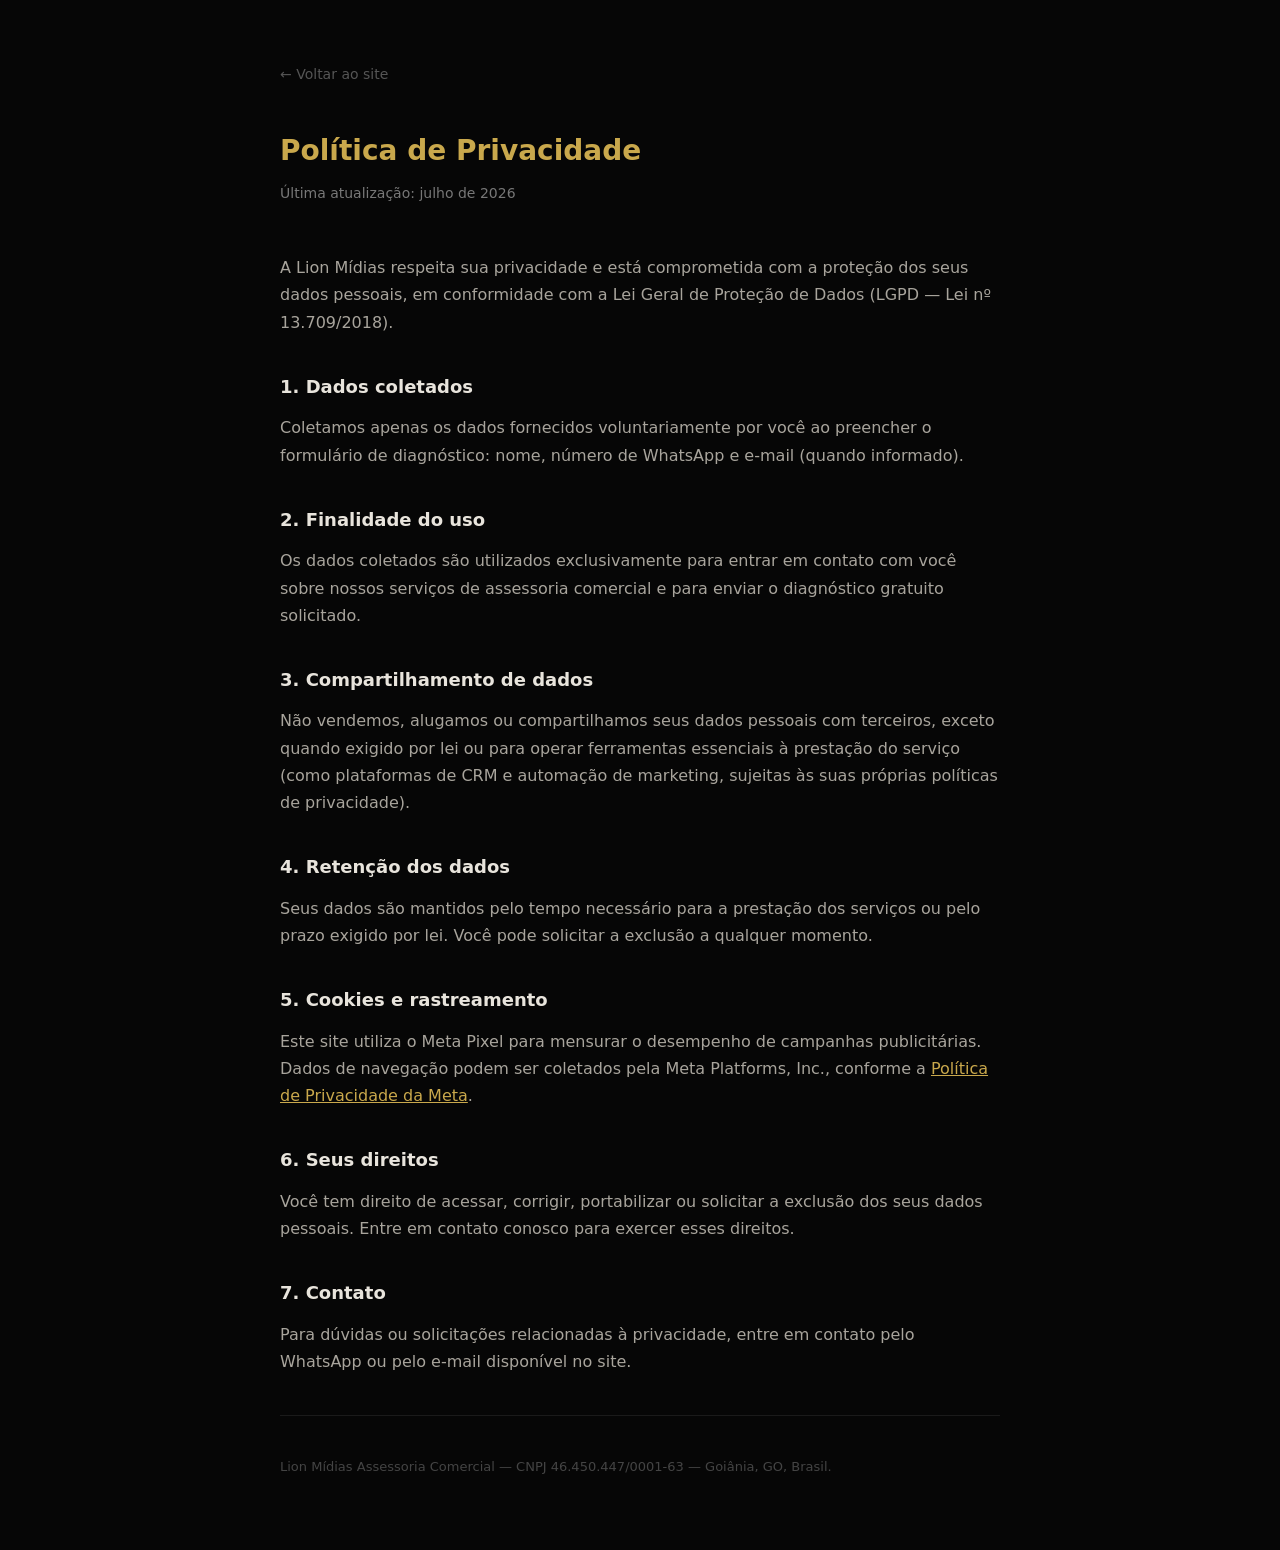
<file: politica.html>
<!DOCTYPE html>
<html lang="pt-BR">
<head>
  <meta charset="UTF-8">
  <meta name="viewport" content="width=device-width, initial-scale=1.0">
  <title>Política de Privacidade — Lion Mídias</title>
  <style>
    *, *::before, *::after { box-sizing: border-box; margin: 0; padding: 0; }
    body { background: #060606; color: #e8e4dc; font-family: 'Outfit', system-ui, sans-serif; font-size: 16px; line-height: 1.7; padding: 60px 24px; }
    @import url('https://fonts.googleapis.com/css2?family=Outfit:wght@400;600;700&display=swap');
    .wrap { max-width: 720px; margin: 0 auto; }
    h1 { font-size: 28px; font-weight: 700; color: #C9A84C; margin-bottom: 8px; }
    .sub { color: #777; font-size: 14px; margin-bottom: 48px; }
    h2 { font-size: 18px; font-weight: 600; color: #e8e4dc; margin: 36px 0 12px; }
    p { color: #a8a49c; margin-bottom: 12px; }
    a { color: #C9A84C; }
    .back { display: inline-block; margin-bottom: 40px; color: #555; text-decoration: none; font-size: 14px; }
    .back:hover { color: #e8e4dc; }
    hr { border: none; border-top: 1px solid #1a1a1a; margin: 40px 0; }
  </style>
</head>
<body>
  <div class="wrap">
    <a href="index.html" class="back">← Voltar ao site</a>
    <h1>Política de Privacidade</h1>
    <p class="sub">Última atualização: julho de 2026</p>

    <p>A Lion Mídias respeita sua privacidade e está comprometida com a proteção dos seus dados pessoais, em conformidade com a Lei Geral de Proteção de Dados (LGPD — Lei nº 13.709/2018).</p>

    <h2>1. Dados coletados</h2>
    <p>Coletamos apenas os dados fornecidos voluntariamente por você ao preencher o formulário de diagnóstico: nome, número de WhatsApp e e-mail (quando informado).</p>

    <h2>2. Finalidade do uso</h2>
    <p>Os dados coletados são utilizados exclusivamente para entrar em contato com você sobre nossos serviços de assessoria comercial e para enviar o diagnóstico gratuito solicitado.</p>

    <h2>3. Compartilhamento de dados</h2>
    <p>Não vendemos, alugamos ou compartilhamos seus dados pessoais com terceiros, exceto quando exigido por lei ou para operar ferramentas essenciais à prestação do serviço (como plataformas de CRM e automação de marketing, sujeitas às suas próprias políticas de privacidade).</p>

    <h2>4. Retenção dos dados</h2>
    <p>Seus dados são mantidos pelo tempo necessário para a prestação dos serviços ou pelo prazo exigido por lei. Você pode solicitar a exclusão a qualquer momento.</p>

    <h2>5. Cookies e rastreamento</h2>
    <p>Este site utiliza o Meta Pixel para mensurar o desempenho de campanhas publicitárias. Dados de navegação podem ser coletados pela Meta Platforms, Inc., conforme a <a href="https://www.facebook.com/privacy/policy/" target="_blank" rel="noopener">Política de Privacidade da Meta</a>.</p>

    <h2>6. Seus direitos</h2>
    <p>Você tem direito de acessar, corrigir, portabilizar ou solicitar a exclusão dos seus dados pessoais. Entre em contato conosco para exercer esses direitos.</p>

    <h2>7. Contato</h2>
    <p>Para dúvidas ou solicitações relacionadas à privacidade, entre em contato pelo WhatsApp ou pelo e-mail disponível no site.</p>

    <hr>
    <p style="font-size:13px; color:#444;">Lion Mídias Assessoria Comercial — CNPJ 46.450.447/0001-63 — Goiânia, GO, Brasil.</p>
  </div>
</body>
</html>
</file>
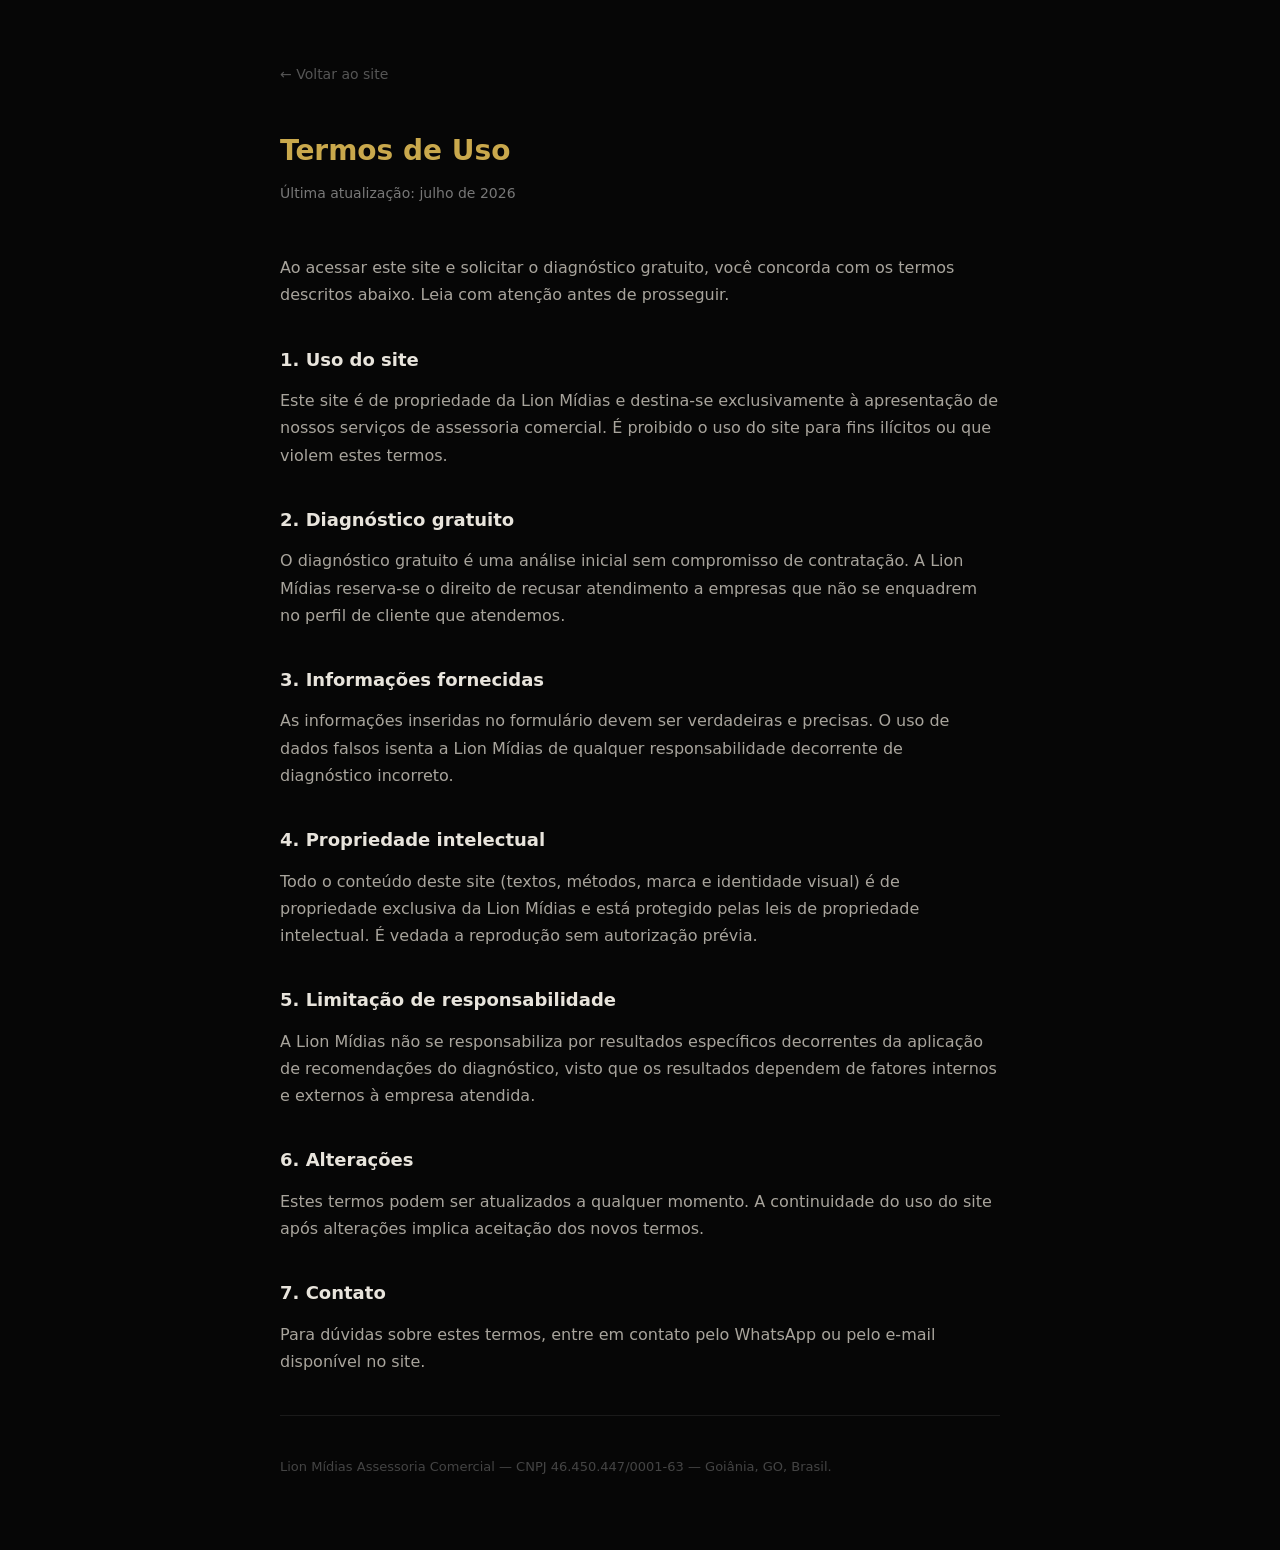
<file: termos.html>
<!DOCTYPE html>
<html lang="pt-BR">
<head>
  <meta charset="UTF-8">
  <meta name="viewport" content="width=device-width, initial-scale=1.0">
  <title>Termos de Uso — Lion Mídias</title>
  <style>
    *, *::before, *::after { box-sizing: border-box; margin: 0; padding: 0; }
    body { background: #060606; color: #e8e4dc; font-family: 'Outfit', system-ui, sans-serif; font-size: 16px; line-height: 1.7; padding: 60px 24px; }
    @import url('https://fonts.googleapis.com/css2?family=Outfit:wght@400;600;700&display=swap');
    .wrap { max-width: 720px; margin: 0 auto; }
    h1 { font-size: 28px; font-weight: 700; color: #C9A84C; margin-bottom: 8px; }
    .sub { color: #777; font-size: 14px; margin-bottom: 48px; }
    h2 { font-size: 18px; font-weight: 600; color: #e8e4dc; margin: 36px 0 12px; }
    p { color: #a8a49c; margin-bottom: 12px; }
    a { color: #C9A84C; }
    .back { display: inline-block; margin-bottom: 40px; color: #555; text-decoration: none; font-size: 14px; }
    .back:hover { color: #e8e4dc; }
    hr { border: none; border-top: 1px solid #1a1a1a; margin: 40px 0; }
  </style>
</head>
<body>
  <div class="wrap">
    <a href="index.html" class="back">← Voltar ao site</a>
    <h1>Termos de Uso</h1>
    <p class="sub">Última atualização: julho de 2026</p>

    <p>Ao acessar este site e solicitar o diagnóstico gratuito, você concorda com os termos descritos abaixo. Leia com atenção antes de prosseguir.</p>

    <h2>1. Uso do site</h2>
    <p>Este site é de propriedade da Lion Mídias e destina-se exclusivamente à apresentação de nossos serviços de assessoria comercial. É proibido o uso do site para fins ilícitos ou que violem estes termos.</p>

    <h2>2. Diagnóstico gratuito</h2>
    <p>O diagnóstico gratuito é uma análise inicial sem compromisso de contratação. A Lion Mídias reserva-se o direito de recusar atendimento a empresas que não se enquadrem no perfil de cliente que atendemos.</p>

    <h2>3. Informações fornecidas</h2>
    <p>As informações inseridas no formulário devem ser verdadeiras e precisas. O uso de dados falsos isenta a Lion Mídias de qualquer responsabilidade decorrente de diagnóstico incorreto.</p>

    <h2>4. Propriedade intelectual</h2>
    <p>Todo o conteúdo deste site (textos, métodos, marca e identidade visual) é de propriedade exclusiva da Lion Mídias e está protegido pelas leis de propriedade intelectual. É vedada a reprodução sem autorização prévia.</p>

    <h2>5. Limitação de responsabilidade</h2>
    <p>A Lion Mídias não se responsabiliza por resultados específicos decorrentes da aplicação de recomendações do diagnóstico, visto que os resultados dependem de fatores internos e externos à empresa atendida.</p>

    <h2>6. Alterações</h2>
    <p>Estes termos podem ser atualizados a qualquer momento. A continuidade do uso do site após alterações implica aceitação dos novos termos.</p>

    <h2>7. Contato</h2>
    <p>Para dúvidas sobre estes termos, entre em contato pelo WhatsApp ou pelo e-mail disponível no site.</p>

    <hr>
    <p style="font-size:13px; color:#444;">Lion Mídias Assessoria Comercial — CNPJ 46.450.447/0001-63 — Goiânia, GO, Brasil.</p>
  </div>
</body>
</html>
</file>
<file: style.css>
/* =====================
   RESET & BASE
===================== */
*, *::before, *::after { margin: 0; padding: 0; box-sizing: border-box; }

:root {
  --gold:       #C9A84C;
  --gold-light: #E2C06E;
  --gold-dark:  #A07830;
  --bg:         #060606;
  --bg2:        #0d0d0d;
  --bg3:        #131313;
  --bg4:        #1a1a1a;
  --text:       #e8e4dc;
  --text-muted: #888;
  --border:     rgba(201,168,76,0.14);
  --border-sub: rgba(255,255,255,0.04);
  --radius:     14px;
  --ease-spring: cubic-bezier(0.32, 0.72, 0, 1);
  --ease-out:    cubic-bezier(0.16, 1, 0.3, 1);
}

html { scroll-behavior: smooth; }

body {
  background: var(--bg);
  color: var(--text);
  font-family: 'Outfit', sans-serif;
  font-size: 18px;
  line-height: 1.65;
  overflow-x: hidden;
}

a   { text-decoration: none; color: inherit; }
img { max-width: 100%; display: block; }
ul  { list-style: none; }

/* =====================
   GRAIN (fixo, nunca em scroll)
===================== */
.grain-overlay {
  position: fixed; inset: 0;
  z-index: 900;
  pointer-events: none;
  opacity: 0.03;
  background-image: url("data:image/svg+xml,%3Csvg viewBox='0 0 256 256' xmlns='http://www.w3.org/2000/svg'%3E%3Cfilter id='n'%3E%3CfeTurbulence type='fractalNoise' baseFrequency='0.85' numOctaves='4' stitchTiles='stitch'/%3E%3C/filter%3E%3Crect width='100%25' height='100%25' filter='url(%23n)'/%3E%3C/svg%3E");
  background-size: 180px 180px;
}

/* =====================
   UTILITIES
===================== */
.container { width: 100%; max-width: 1100px; margin: 0 auto; padding: 0 24px; }
.gold { color: var(--gold); }

.tag {
  display: inline-block;
  font-size: 10px; font-weight: 600;
  letter-spacing: 0.14em; text-transform: uppercase;
  color: var(--gold);
  border: 1px solid var(--border);
  background: rgba(201,168,76,0.05);
  padding: 5px 14px; border-radius: 100px;
  margin-bottom: 20px;
  box-shadow: 0 0 24px rgba(201,168,76,.08), inset 0 1px 0 rgba(201,168,76,.08);
}

.section { padding: 110px 0; }

.section-sub {
  color: var(--text-muted);
  max-width: 560px;
  margin: 16px 0 52px;
  font-size: 16px; line-height: 1.75;
}

.two-col { display: grid; grid-template-columns: 1fr 1fr; gap: 80px; align-items: center; }

/* =====================
   NAVBAR — PÍLULA FLUTUANTE
===================== */
.navbar {
  position: fixed; top: 0; left: 0; right: 0;
  z-index: 100;
  padding: 20px 24px;
  display: flex; justify-content: center;
}

.nav-pill {
  display: flex; justify-content: space-between; align-items: center;
  width: 100%; max-width: 1100px;
  padding: 10px 10px 10px 20px;
  border-radius: 100px;
  background: transparent; border: 1px solid transparent;
  transition: background .5s var(--ease-out), border-color .5s var(--ease-out);
}

.navbar.scrolled .nav-pill {
  background: rgba(6,6,6,.9);
  border-color: var(--border);
  backdrop-filter: blur(20px);
  -webkit-backdrop-filter: blur(20px);
}

.nav-logo .logo-img { height: 48px; width: auto; }
.logo-text { font-size: 20px; font-weight: 800; color: var(--gold); letter-spacing: -.02em; }

.nav-cta {
  display: inline-flex; align-items: center; gap: 8px;
  background: var(--gold); color: #000;
  font-weight: 700; font-size: 13px;
  padding: 9px 9px 9px 18px; border-radius: 100px;
  transition: background .25s var(--ease-out), transform .2s var(--ease-spring);
}
.nav-cta:hover  { background: var(--gold-light); transform: scale(1.02); }
.nav-cta:active { transform: scale(.97); }

.nav-cta-icon {
  display: flex; align-items: center; justify-content: center;
  width: 28px; height: 28px; border-radius: 50%;
  background: rgba(0,0,0,.15);
  transition: transform .25s var(--ease-spring);
}
.nav-cta:hover .nav-cta-icon { transform: translateX(2px) translateY(-1px); }

/* =====================
   BOTÕES
===================== */
.btn-primary {
  display: inline-flex; align-items: center; gap: 10px;
  background: var(--gold); color: #000;
  font-family: 'Outfit', sans-serif; font-weight: 700; font-size: 15px;
  padding: 14px 14px 14px 26px; border-radius: 100px;
  transition: background .25s var(--ease-out), transform .2s var(--ease-spring), box-shadow .25s;
}
.btn-primary:hover  { background: var(--gold-light); transform: translateY(-2px); box-shadow: 0 16px 48px rgba(201,168,76,.35), 0 0 0 1px rgba(201,168,76,.18), inset 0 1px 0 rgba(255,255,255,.15); }
.btn-primary:active { transform: scale(.98) translateY(0); }

.btn-arrow {
  display: flex; align-items: center; justify-content: center;
  width: 34px; height: 34px; border-radius: 50%;
  background: rgba(0,0,0,.15); flex-shrink: 0;
  transition: transform .25s var(--ease-spring);
}
.btn-primary:hover .btn-arrow { transform: translateX(3px) translateY(-2px); }

.btn-large { font-size: 17px; padding: 18px 18px 18px 32px; }
.btn-large .btn-arrow { width: 42px; height: 42px; }

/* =====================
   HERO — CENTRALIZADO, SEM FOTO
===================== */
.hero {
  position: relative;
  min-height: 100dvh;
  display: flex; align-items: center;
  padding-top: 100px; padding-bottom: 60px;
  overflow: hidden;
}

/* Background layers */
.hero-bg { position: absolute; inset: 0; z-index: 0; }

/* Orbs animados */
.hero-orb {
  position: absolute; border-radius: 50%;
  filter: blur(80px);
  will-change: transform;
}

.hero-orb-1 {
  width: 700px; height: 700px;
  top: -250px; left: 50%; transform: translateX(-50%);
  background: radial-gradient(circle, rgba(201,168,76,.09) 0%, transparent 60%);
  animation: orb-pulse 8s ease-in-out infinite;
}

.hero-orb-2 {
  width: 400px; height: 400px;
  bottom: -100px; right: 5%;
  background: radial-gradient(circle, rgba(201,168,76,.05) 0%, transparent 60%);
  animation: orb-pulse 11s ease-in-out infinite reverse;
}

.hero-orb-3 {
  width: 300px; height: 300px;
  top: 40%; left: 3%;
  background: radial-gradient(circle, rgba(201,168,76,.04) 0%, transparent 60%);
  animation: orb-drift 14s ease-in-out infinite;
}

@keyframes orb-pulse {
  0%, 100% { transform: translateX(-50%) scale(1); opacity: 1; }
  50%       { transform: translateX(-50%) scale(1.15); opacity: .7; }
}

@keyframes orb-drift {
  0%, 100% { transform: translate(0, 0); }
  33%       { transform: translate(30px, -20px); }
  66%       { transform: translate(-20px, 30px); }
}

/* Grid sutil */
.hero-grid {
  position: absolute; inset: 0;
  background-image:
    linear-gradient(rgba(201,168,76,.03) 1px, transparent 1px),
    linear-gradient(90deg, rgba(201,168,76,.03) 1px, transparent 1px);
  background-size: 60px 60px;
  mask-image: radial-gradient(ellipse 80% 80% at 50% 40%, black 20%, transparent 80%);
}

/* Linhas verticais decorativas */
.hero-lines {
  position: absolute; inset: 0;
  display: flex; justify-content: space-between;
  padding: 0 8%;
  pointer-events: none;
}
.hero-lines span {
  width: 1px;
  background: linear-gradient(to bottom, transparent, rgba(201,168,76,.06) 40%, rgba(201,168,76,.06) 60%, transparent);
  animation: line-fade 4s ease-in-out infinite;
}
.hero-lines span:nth-child(1) { animation-delay: 0s; }
.hero-lines span:nth-child(2) { animation-delay: .6s; }
.hero-lines span:nth-child(3) { animation-delay: 1.2s; }
.hero-lines span:nth-child(4) { animation-delay: 1.8s; }
.hero-lines span:nth-child(5) { animation-delay: 2.4s; }

@keyframes line-fade {
  0%, 100% { opacity: .4; }
  50%       { opacity: 1; }
}

/* Conteúdo Hero centralizado */
.hero-content {
  position: relative; z-index: 1;
  display: flex; flex-direction: column;
  align-items: center; text-align: center;
  max-width: 820px; margin: 0 auto;
}

.hero-tag { margin-bottom: 28px; }

.hero-headline {
  font-size: clamp(38px, 6vw, 76px);
  font-weight: 900;
  line-height: 1.06; letter-spacing: -.038em;
  margin-bottom: 28px;
  text-wrap: balance;
  text-shadow: 0 0 140px rgba(201,168,76,.1);
}

.italic-word { font-style: italic; }

.hero-sub {
  color: var(--text-muted);
  font-size: 18px; line-height: 1.75;
  margin-bottom: 20px;
  max-width: 580px;
}

.hero-aviso {
  font-size: 14px;
  line-height: 1.6;
  color: var(--text-muted);
  border-left: 2px solid var(--gold);
  padding-left: 12px;
  margin-bottom: 36px;
  max-width: 520px;
}
.hero-aviso strong { color: var(--text); }

.hero-cta-group {
  display: flex; flex-direction: column;
  align-items: center; gap: 14px;
  margin-bottom: 52px;
}

.disclaimer { font-size: 12px; color: var(--text-muted); opacity: .6; }

/* Mini stats no hero */
.hero-stats {
  display: flex; align-items: center;
  gap: 0;
  border: 1px solid var(--border);
  background: rgba(201,168,76,.03);
  border-radius: 100px;
  padding: 14px 32px;
  backdrop-filter: blur(12px);
  box-shadow: 0 0 0 1px rgba(201,168,76,.06), 0 8px 32px rgba(0,0,0,.4), inset 0 1px 0 rgba(201,168,76,.06);
}

.hero-stat { text-align: center; padding: 0 24px; }
.hero-stat-num   { display: block; font-size: 26px; font-weight: 900; color: var(--gold); letter-spacing: -.03em; line-height: 1; }
.hero-stat-label { display: block; font-size: 13px; color: var(--text-muted); margin-top: 4px; white-space: nowrap; }
.hero-stat-sep   { width: 1px; height: 36px; background: var(--border); flex-shrink: 0; }

/* =====================
   LOGOS — MAIORES
===================== */
.logos-section {
  padding: 56px 0;
  background: var(--bg2);
  border-top: 1px solid var(--border-sub);
  border-bottom: 1px solid var(--border-sub);
  overflow: hidden;
}

.logos-label {
  text-align: center;
  font-size: 12px; font-weight: 600;
  letter-spacing: .14em; text-transform: uppercase;
  color: var(--text-muted); opacity: .6;
  margin-bottom: 40px;
}

.logos-track-wrap { position: relative; overflow: hidden; }

.logos-fade-left,
.logos-fade-right {
  position: absolute; top: 0; bottom: 0; width: 140px; z-index: 2; pointer-events: none;
}
.logos-fade-left  { left: 0;  background: linear-gradient(to right, var(--bg2), transparent); }
.logos-fade-right { right: 0; background: linear-gradient(to left, var(--bg2), transparent); }

.logos-track {
  display: flex; width: max-content;
  animation: scroll-logos 30s linear infinite;
}
.logos-track:hover { animation-play-state: paused; }

.logos-slide { display: flex; align-items: center; gap: 80px; padding: 0 40px; }

/* LOGOS MAIORES */
.logo-client {
  height: 80px; width: auto;
  opacity: .5; filter: brightness(0) invert(1);
  transition: opacity .35s, filter .35s;
  flex-shrink: 0;
}
.logo-client:hover { opacity: .9; filter: brightness(0) invert(1) sepia(1) saturate(2) hue-rotate(5deg); }

@keyframes scroll-logos {
  0%   { transform: translateX(0); }
  100% { transform: translateX(-33.333%); }
}

/* =====================
   PROBLEMA — SCROLL VIDEO
===================== */

/* =====================
   PROBLEMA
===================== */
.problema-section { background: var(--bg); }

.col-text h2 {
  font-size: clamp(28px, 4vw, 44px);
  font-weight: 800; line-height: 1.22; letter-spacing: -.025em; margin-bottom: 20px;
}
.col-text p { color: var(--text-muted); margin-bottom: 16px; font-size: 17px; line-height: 1.75; }

.problem-list { margin-top: 28px; display: flex; flex-direction: column; gap: 14px; }
.problem-list li { display: flex; align-items: flex-start; gap: 12px; font-size: 14px; color: var(--text-muted); line-height: 1.6; }
.x-icon { display: flex; align-items: center; justify-content: center; width: 20px; height: 20px; flex-shrink: 0; margin-top: 1px; }

.col-visual { display: flex; justify-content: center; align-items: center; }

.funil-shell {
  width: 100%;
  max-width: 420px;
  display: flex;
  align-items: center;
  justify-content: center;
}

.funil-img {
  width: 100%;
  height: auto;
  display: block;
  object-fit: contain;
  filter: drop-shadow(0 24px 48px rgba(201,168,76,.12));
  transition: transform .7s cubic-bezier(0.32, 0.72, 0, 1), filter .7s;
}
.funil-shell:hover .funil-img {
  transform: translateY(-6px) scale(1.02);
  filter: drop-shadow(0 32px 64px rgba(201,168,76,.18));
}

/* =====================
   CAUSA RAIZ
===================== */
.causa-section {
  background: var(--bg2);
  border-top: 1px solid var(--border-sub);
  border-bottom: 1px solid var(--border-sub);
}
.causa-inner { max-width: 740px; margin: 0 auto; text-align: center; }
.causa-inner h2 { font-size: clamp(28px, 4vw, 46px); font-weight: 800; line-height: 1.2; letter-spacing: -.025em; margin-bottom: 24px; }
.causa-inner p { color: var(--text-muted); font-size: 18px; line-height: 1.75; margin-bottom: 16px; }

.causa-blocks { display: flex; align-items: center; justify-content: center; gap: 20px; margin-top: 48px; flex-wrap: wrap; }
.causa-block {
  flex: 1; min-width: 200px; max-width: 300px;
  padding: 32px; border-radius: 18px; border: 1px solid; text-align: left;
  transition: transform .4s var(--ease-spring), border-color .3s, box-shadow .3s;
}
.causa-block:hover { transform: translateY(-6px); }
.causa-block h4 { font-size: 11px; font-weight: 700; text-transform: uppercase; letter-spacing: .14em; margin-bottom: 12px; }
.causa-block p { font-size: 15px; color: var(--text-muted); margin: 0; line-height: 1.75; }
.red { background: rgba(229,85,85,.04); border-color: rgba(229,85,85,.16); }
.red:hover { border-color: rgba(229,85,85,.35); box-shadow: 0 16px 40px rgba(229,85,85,.07); }
.red h4 { color: #e55; }
.gold-block { background: rgba(201,168,76,.05); border-color: rgba(201,168,76,.16); }
.gold-block:hover { border-color: rgba(201,168,76,.42); box-shadow: 0 16px 40px rgba(201,168,76,.1); }
.gold-block h4 { color: var(--gold); }

/* Seta animada */
.causa-arrow {
  font-size: 0; flex-shrink: 0;
  display: flex; align-items: center; justify-content: center;
  width: 36px; height: 36px;
}
.causa-arrow::after {
  content: '';
  display: block;
  width: 36px; height: 2px;
  background: linear-gradient(to right, rgba(201,168,76,.2), var(--gold));
  border-radius: 2px;
  position: relative;
  animation: arrow-slide 2s ease-in-out infinite;
}
@keyframes arrow-slide {
  0%, 100% { transform: translateX(-4px); opacity: .5; }
  50%       { transform: translateX(4px);  opacity: 1; }
}

/* =====================
   PILARES — Double Bezel
===================== */
.solucao-section { background: var(--bg); }
.solucao-section h2 { font-size: clamp(30px, 4.5vw, 50px); font-weight: 800; letter-spacing: -.03em; max-width: 720px; }

.pilares-grid { display: grid; grid-template-columns: repeat(3,1fr); gap: 16px; margin-top: 52px; perspective: 1000px; }

.pilar-shell {
  position: relative;
  padding: 2px; border-radius: 22px;
  background: rgba(201,168,76,.04); border: 1px solid var(--border);
  opacity: 0; transform: translateY(32px);
  transition: opacity .7s var(--ease-out), transform .5s var(--ease-spring), border-color .4s var(--ease-out), box-shadow .4s;
  transition-delay: var(--delay, 0ms);
  will-change: transform;
  transform-style: preserve-3d;
  overflow: hidden;
}
.pilar-shell::before {
  content: '';
  position: absolute; inset: 0; border-radius: 22px;
  background: radial-gradient(circle at var(--mx,50%) var(--my,50%), rgba(201,168,76,.13) 0%, transparent 65%);
  opacity: 0; transition: opacity .4s;
  pointer-events: none; z-index: 0;
}
.pilar-shell:hover::before { opacity: 1; }
.pilar-shell.visible { opacity: 1; transform: translateY(0); }
.pilar-shell:hover   { border-color: rgba(201,168,76,.4); box-shadow: 0 20px 60px rgba(0,0,0,.5), 0 0 0 1px rgba(201,168,76,.12); }

.pilar-card {
  position: relative; z-index: 1;
  background: var(--bg3); border-radius: 20px; padding: 36px 26px;
  box-shadow: inset 0 1px 1px rgba(255,255,255,.04); height: 100%;
}
.pilar-number { font-size: 52px; font-weight: 900; color: var(--gold); opacity: .16; line-height: 1; margin-bottom: 18px; letter-spacing: -.04em; }
.pilar-card h3 { font-size: 17px; font-weight: 700; margin-bottom: 10px; color: #fff; line-height: 1.4; }
.pilar-card p  { font-size: 15px; color: var(--text-muted); line-height: 1.75; }

/* =====================
   ENTREGA
===================== */
.entrega-section { background: var(--bg2); border-top: 1px solid var(--border-sub); }
.entrega-section h2 { font-size: clamp(28px, 4vw, 48px); font-weight: 800; letter-spacing: -.03em; margin-bottom: 44px; }
.entrega-grid { display: grid; grid-template-columns: 1fr 1fr; gap: 12px; }
.entrega-item {
  position: relative; overflow: hidden;
  display: flex; align-items: flex-start; gap: 16px;
  background: var(--bg3); border: 1px solid var(--border-sub);
  border-radius: var(--radius); padding: 22px;
  transition: border-color .3s var(--ease-out), transform .3s var(--ease-spring), box-shadow .3s;
}
.entrega-item::before {
  content: '';
  position: absolute; left: 0; top: 0; bottom: 0; width: 2px;
  background: linear-gradient(to bottom, transparent, var(--gold), transparent);
  opacity: 0; transition: opacity .35s;
}
.entrega-item:hover { border-color: var(--border); transform: translateY(-2px); box-shadow: 0 12px 32px rgba(0,0,0,.35); }
.entrega-item:hover::before { opacity: 1; }
.check-icon {
  display: flex; align-items: center; justify-content: center;
  width: 32px; height: 32px; border-radius: 8px;
  background: rgba(201,168,76,.08); border: 1px solid rgba(201,168,76,.12);
  flex-shrink: 0; margin-top: 1px;
}
.entrega-item strong { display: block; font-size: 16px; font-weight: 600; color: #fff; margin-bottom: 3px; }
.entrega-item p { font-size: 14px; color: var(--text-muted); margin: 0; line-height: 1.6; }

/* =====================
   REVEAL + FADE-UP
===================== */
.reveal {
  opacity: 0; transform: translateY(28px);
  transition: opacity .65s var(--ease-out), transform .65s var(--ease-out);
  transition-delay: var(--delay, 0ms);
}
.reveal.visible { opacity: 1; transform: translateY(0); }

/* Fade-up genérico para textos e títulos */
.fade-up {
  opacity: 0;
  transform: translateY(36px);
  transition: opacity .7s var(--ease-out), transform .7s var(--ease-out);
  transition-delay: var(--delay, 0ms);
}
.fade-up.visible { opacity: 1; transform: translateY(0); }

/* Reveal para cards com scale */
.reveal-card {
  opacity: 0;
  transform: translateY(40px) scale(.97);
  transition: opacity .65s var(--ease-out), transform .65s var(--ease-spring);
  transition-delay: var(--delay, 0ms);
}
.reveal-card.visible { opacity: 1; transform: translateY(0) scale(1); }

/* =====================
   PARA QUEM É
===================== */
.fit-section { background: var(--bg); }
.fit-section h2 { font-size: clamp(28px, 4vw, 48px); font-weight: 800; letter-spacing: -.03em; margin-bottom: 44px; }
.fit-grid { display: grid; grid-template-columns: 1fr 1fr; gap: 20px; perspective: 1000px; }
.fit-card {
  border-radius: 20px; padding: 40px; border: 1px solid;
  transition: transform .5s var(--ease-spring), box-shadow .3s;
  will-change: transform;
  transform-style: preserve-3d;
}
.fit-card:hover { box-shadow: 0 20px 50px rgba(0,0,0,.15); }
.fit-yes { background: rgba(201,168,76,.03); border-color: rgba(201,168,76,.14); }
.fit-no  { background: rgba(229,85,85,.02);  border-color: rgba(229,85,85,.12); }
.fit-card h3 { font-size: 10px; font-weight: 700; margin-bottom: 22px; color: var(--text-muted); text-transform: uppercase; letter-spacing: .12em; }
.fit-card ul { display: flex; flex-direction: column; gap: 14px; }
.fit-card li { display: flex; align-items: flex-start; gap: 12px; font-size: 16px; color: var(--text); line-height: 1.55; }
.yes-icon, .no-icon { display: flex; align-items: center; justify-content: center; width: 20px; height: 20px; flex-shrink: 0; margin-top: 1px; }

/* =====================
   SOBRE PATRIK
===================== */
.sobre-section { background: var(--bg2); border-top: 1px solid var(--border-sub); border-bottom: 1px solid var(--border-sub); }
.sobre-section h2 { font-size: clamp(24px, 3.8vw, 38px); font-weight: 800; letter-spacing: -.025em; margin-bottom: 24px; line-height: 1.2; }
.sobre-section p  { color: var(--text-muted); font-size: 15px; margin-bottom: 16px; line-height: 1.75; }

.patrik-shell { padding: 3px; border-radius: 24px; background: rgba(201,168,76,.04); border: 1px solid var(--border); display: flex; justify-content: center; }
.patrik-core  { border-radius: 21px; overflow: hidden; background: var(--bg3); box-shadow: inset 0 1px 1px rgba(255,255,255,.04); position: relative; display: flex; justify-content: center; }
.patrik-sobre { max-height: 500px; width: auto; display: block; position: relative; z-index: 1; filter: drop-shadow(0 20px 50px rgba(0,0,0,.5)); }
.patrik-fade  { position: absolute; bottom: 0; left: 0; right: 0; height: 160px; background: linear-gradient(to top, var(--bg3), transparent); z-index: 2; pointer-events: none; }

/* =====================
   DEPOIMENTOS — CARROSSEL INFINITO
===================== */
.depoimentos-section { background: var(--bg); }
.depoimentos-section .container h2 { font-size: clamp(28px, 4vw, 48px); font-weight: 800; letter-spacing: -.03em; margin-bottom: 56px; }

.dep-marquee-wrap {
  position: relative; overflow: hidden;
  padding: 8px 0 16px;
}

.dep-fade-left,
.dep-fade-right {
  position: absolute; top: 0; bottom: 0; width: 160px; z-index: 2; pointer-events: none;
}
.dep-fade-left  { left: 0;  background: linear-gradient(to right, var(--bg), transparent); }
.dep-fade-right { right: 0; background: linear-gradient(to left, var(--bg), transparent); }

/* Track */
.dep-track {
  display: flex;
  width: max-content;
  gap: 20px;
  padding: 4px 20px;
  animation: dep-scroll-left 40s linear infinite;
}

.dep-track:hover { animation-play-state: paused; }

@keyframes dep-scroll-left {
  0%   { transform: translateX(0); }
  100% { transform: translateX(-50%); }
}

/* Cards de foto — double bezel */
.dep-photo-shell {
  flex-shrink: 0;
  padding: 2px;
  border-radius: 22px;
  background: rgba(201,168,76,.04);
  border: 1px solid var(--border);
  transition: border-color .4s var(--ease-out), box-shadow .4s var(--ease-out);
}
.dep-photo-shell:hover {
  border-color: rgba(201,168,76,.35);
  box-shadow: 0 0 32px rgba(201,168,76,.08);
}

.dep-photo-card {
  width: 360px;
  border-radius: 20px;
  overflow: hidden;
  background: var(--bg3);
  box-shadow: inset 0 1px 1px rgba(255,255,255,.04);
  display: flex; align-items: center; justify-content: center;
}

.dep-photo-card img {
  width: 100%;
  height: auto;
  display: block;
  object-fit: contain;
  transition: transform .7s cubic-bezier(0.32, 0.72, 0, 1);
}
.dep-photo-shell:hover .dep-photo-card img {
  transform: scale(1.02);
}

/* =====================
   GARANTIA — Double Bezel
===================== */
.garantia-section { background: var(--bg2); border-top: 1px solid var(--border-sub); border-bottom: 1px solid var(--border-sub); }
.garantia-shell { padding: 3px; border-radius: 24px; background: rgba(201,168,76,.04); border: 1px solid rgba(201,168,76,.16); }
.garantia-core  {
  display: flex; align-items: center; gap: 52px;
  background: rgba(201,168,76,.03); border-radius: 21px; padding: 56px;
  box-shadow: inset 0 1px 1px rgba(201,168,76,.05);
}
.garantia-badge {
  flex-shrink: 0; width: 120px; height: 120px; border-radius: 50%;
  background: var(--gold); color: #000;
  display: flex; flex-direction: column; align-items: center; justify-content: center; text-align: center;
  animation: badge-pop 3s ease-in-out infinite;
  box-shadow: 0 0 0 0 rgba(201,168,76,.4);
  will-change: transform;
}
@keyframes badge-pop {
  0%, 100% { transform: scale(1); }
  50%       { transform: scale(1.06); }
}
.garantia-num { font-size: 36px; font-weight: 900; line-height: 1; letter-spacing: -.04em; }
.garantia-badge small { font-size: 10px; font-weight: 700; text-transform: uppercase; letter-spacing: .08em; }
.garantia-text h2 { font-size: clamp(24px, 3.5vw, 40px); font-weight: 800; letter-spacing: -.025em; margin-top: 16px; margin-bottom: 14px; line-height: 1.2; }
.garantia-text p  { color: var(--text-muted); font-size: 17px; margin-bottom: 10px; line-height: 1.7; }
.garantia-text strong { color: var(--text); }

/* =====================
   CTA FINAL — com glow pulsante
===================== */
.cta-final-section { background: var(--bg); position: relative; overflow: hidden; }
.cta-final-inner   { position: relative; text-align: center; max-width: 760px; margin: 0 auto; z-index: 1; }

.cta-glow {
  position: absolute; top: 50%; left: 50%;
  transform: translate(-50%, -50%);
  width: 700px; height: 500px;
  background: radial-gradient(ellipse, rgba(201,168,76,.07) 0%, transparent 65%);
  z-index: 0; pointer-events: none;
  animation: glow-pulse 5s ease-in-out infinite;
}

.cta-glow-2 {
  position: absolute; top: 50%; left: 50%;
  transform: translate(-50%, -50%);
  width: 400px; height: 300px;
  background: radial-gradient(ellipse, rgba(201,168,76,.05) 0%, transparent 60%);
  z-index: 0; pointer-events: none;
  animation: glow-pulse 5s ease-in-out infinite reverse;
}

@keyframes glow-pulse {
  0%, 100% { opacity: 1; transform: translate(-50%, -50%) scale(1); }
  50%       { opacity: .6; transform: translate(-50%, -50%) scale(1.1); }
}

.cta-final-inner h2 { font-size: clamp(32px, 5.5vw, 60px); font-weight: 900; letter-spacing: -.035em; margin-bottom: 16px; line-height: 1.08; }
.cta-or   { font-size: 20px; color: var(--text); margin-bottom: 12px; line-height: 1.6; }
.cta-sub  { color: var(--text-muted); font-size: 14px; margin-bottom: 40px; }

/* =====================
   FAQ — borda inferior apenas
===================== */
.faq-section { background: var(--bg2); border-top: 1px solid var(--border-sub); }
.faq-section h2 { font-size: clamp(28px, 4vw, 48px); font-weight: 800; letter-spacing: -.03em; margin-bottom: 48px; }
.faq-list { display: flex; flex-direction: column; max-width: 760px; }
.faq-item { border-bottom: 1px solid rgba(255,255,255,.06); }
.faq-item:first-child { border-top: 1px solid rgba(255,255,255,.06); }
.faq-question {
  width: 100%; background: none; border: none;
  color: var(--text); font-family: 'Outfit', sans-serif;
  font-size: 17px; font-weight: 500; text-align: left;
  padding: 24px 0; cursor: pointer;
  display: flex; justify-content: space-between; align-items: center; gap: 20px;
  transition: color .25s;
}
.faq-question:hover { color: var(--gold); }
.faq-icon { flex-shrink: 0; color: var(--gold); position: relative; width: 20px; height: 20px; }
.icon-plus, .icon-minus { position: absolute; top: 0; left: 0; transition: opacity .3s, transform .3s var(--ease-spring); }
.icon-minus { opacity: 0; transform: scale(.7); }
.faq-item.open .icon-plus  { opacity: 0; transform: scale(.7) rotate(45deg); }
.faq-item.open .icon-minus { opacity: 1; transform: scale(1); }
.faq-answer { max-height: 0; overflow: hidden; transition: max-height .45s var(--ease-out), padding .3s; padding: 0; }
.faq-item.open .faq-answer { max-height: 260px; padding: 0 0 22px; }
.faq-answer p { color: var(--text-muted); font-size: 16px; line-height: 1.75; }

/* =====================
   MODAL
===================== */
.modal-overlay {
  position: fixed; inset: 0;
  z-index: 500;
  display: flex; align-items: center; justify-content: center;
  padding: 16px;
  background: rgba(0,0,0,.72);
  backdrop-filter: blur(10px);
  -webkit-backdrop-filter: blur(10px);
  opacity: 0; pointer-events: none;
  transition: opacity .35s var(--ease-out);
}
.modal-overlay.open {
  opacity: 1; pointer-events: auto;
}

.modal-box {
  width: 100%; max-width: 480px;
  max-height: 92dvh; overflow-y: auto;
  background: var(--bg3);
  border: 1px solid var(--border);
  border-radius: 24px;
  padding: 36px 32px;
  box-shadow: 0 32px 80px rgba(0,0,0,.5), inset 0 1px 0 rgba(255,255,255,.04);
  transform: translateY(24px) scale(.97);
  transition: transform .4s var(--ease-spring);
  scrollbar-width: thin;
  scrollbar-color: var(--border) transparent;
}
.modal-overlay.open .modal-box {
  transform: translateY(0) scale(1);
}

/* Header */
.modal-header {
  display: flex; align-items: flex-start; justify-content: space-between; gap: 16px;
  margin-bottom: 28px;
}
.modal-title {
  font-size: 22px; font-weight: 800; letter-spacing: -.025em;
  color: var(--text); line-height: 1.2; margin-bottom: 6px;
}
.modal-subtitle {
  font-size: 13px; color: var(--text-muted); line-height: 1.6;
}
.modal-close {
  flex-shrink: 0;
  width: 34px; height: 34px; border-radius: 50%;
  background: rgba(255,255,255,.05); border: 1px solid rgba(255,255,255,.07);
  color: var(--text-muted); cursor: pointer;
  display: flex; align-items: center; justify-content: center;
  transition: background .2s, color .2s, transform .2s var(--ease-spring);
}
.modal-close:hover { background: rgba(255,255,255,.1); color: var(--text); transform: scale(1.08); }

/* Form fields */
.modal-form { display: flex; flex-direction: column; gap: 16px; }

.form-field { display: flex; flex-direction: column; gap: 6px; }
.form-field label {
  font-size: 12px; font-weight: 600; letter-spacing: .06em;
  text-transform: uppercase; color: var(--text-muted);
}

.form-field input,
.form-field select {
  width: 100%;
  background: rgba(255,255,255,.04);
  border: 1px solid rgba(255,255,255,.08);
  border-radius: 12px;
  color: var(--text);
  font-family: 'Outfit', sans-serif;
  font-size: 15px;
  padding: 13px 16px;
  outline: none;
  transition: border-color .25s var(--ease-out), background .25s, box-shadow .25s;
  -webkit-appearance: none; appearance: none;
}
.form-field input::placeholder { color: rgba(255,255,255,.22); }
.form-field input:focus,
.form-field select:focus {
  border-color: rgba(201,168,76,.5);
  background: rgba(201,168,76,.03);
  box-shadow: 0 0 0 3px rgba(201,168,76,.08);
}
.form-field input.error,
.form-field select.error {
  border-color: rgba(229,85,85,.5);
  box-shadow: 0 0 0 3px rgba(229,85,85,.08);
}

/* Select wrapper */
.select-wrap { position: relative; }
.select-wrap select { padding-right: 40px; cursor: pointer; }
.select-chevron {
  position: absolute; right: 14px; top: 50%; transform: translateY(-50%);
  color: var(--text-muted); pointer-events: none;
  transition: transform .25s var(--ease-spring);
}
.select-wrap select:focus + .select-chevron { transform: translateY(-50%) rotate(180deg); }

/* Select options */
.form-field select option {
  background: #1a1a1a; color: var(--text); padding: 8px;
}

/* Error text */
.form-error {
  font-size: 11px; color: #e55; min-height: 14px;
  display: block; padding-left: 2px;
}

/* Submit button */
.modal-submit {
  width: 100%; margin-top: 8px;
  background: var(--gold); color: #000;
  font-family: 'Outfit', sans-serif; font-weight: 700; font-size: 15px;
  padding: 16px 24px; border: none; border-radius: 100px; cursor: pointer;
  display: flex; align-items: center; justify-content: center; gap: 8px;
  transition: background .25s var(--ease-out), transform .2s var(--ease-spring), box-shadow .25s;
  position: relative; overflow: hidden;
  animation: btn-pulse 3s ease-in-out infinite;
}
.modal-submit:hover  { background: var(--gold-light); transform: translateY(-2px); box-shadow: 0 12px 36px rgba(201,168,76,.28); }
.modal-submit:active { transform: scale(.98) translateY(0); }
.modal-submit:disabled { opacity: .7; cursor: not-allowed; transform: none; animation: none; }

.submit-loading { display: none; align-items: center; gap: 8px; }
.modal-submit.loading .submit-text    { display: none; }
.modal-submit.loading .submit-loading { display: flex; }

@keyframes spin { to { transform: rotate(360deg); } }
.spin-icon { animation: spin .8s linear infinite; }

/* Success state */
.modal-success {
  display: none; flex-direction: column; align-items: center;
  text-align: center; padding: 24px 0 8px;
  animation: success-in .5s var(--ease-spring) both;
}
.modal-success.show { display: flex; }

@keyframes success-in {
  from { opacity: 0; transform: scale(.92) translateY(12px); }
  to   { opacity: 1; transform: scale(1) translateY(0); }
}

.success-icon {
  width: 72px; height: 72px; border-radius: 50%;
  background: rgba(201,168,76,.08); border: 1px solid rgba(201,168,76,.2);
  display: flex; align-items: center; justify-content: center;
  margin-bottom: 20px;
  animation: badge-pop 2.5s ease-in-out infinite;
}
.modal-success h3 {
  font-size: 22px; font-weight: 800; letter-spacing: -.02em;
  color: var(--text); margin-bottom: 10px;
}
.modal-success p {
  font-size: 14px; color: var(--text-muted); line-height: 1.7;
  max-width: 340px; margin-bottom: 28px;
}
.modal-close-success {
  background: var(--gold); color: #000;
  font-family: 'Outfit', sans-serif; font-weight: 700; font-size: 14px;
  padding: 12px 32px; border: none; border-radius: 100px; cursor: pointer;
  transition: background .2s, transform .2s var(--ease-spring);
}
.modal-close-success:hover { background: var(--gold-light); transform: translateY(-2px); }

/* Scrollbar do modal */
.modal-box::-webkit-scrollbar { width: 4px; }
.modal-box::-webkit-scrollbar-track { background: transparent; }
.modal-box::-webkit-scrollbar-thumb { background: var(--border); border-radius: 2px; }

/* =====================
   BOTÃO FLUTUANTE FIXO
===================== */
.sticky-cta {
  position: fixed;
  bottom: 28px;
  left: 50%;
  transform: translateX(-50%) translateY(80px);
  z-index: 200;
  display: inline-flex;
  align-items: center;
  gap: 10px;
  background: var(--gold);
  color: #000;
  font-family: 'Outfit', sans-serif;
  font-weight: 700;
  font-size: 14px;
  padding: 13px 13px 13px 22px;
  border-radius: 100px;
  white-space: nowrap;
  box-shadow: 0 8px 32px rgba(201,168,76,.35);
  opacity: 0;
  pointer-events: none;
  transition: transform .5s var(--ease-spring), opacity .4s var(--ease-out), background .2s;
  animation: sticky-pulse 3s ease-in-out infinite;
}

.sticky-cta.visible {
  opacity: 1;
  pointer-events: auto;
  transform: translateX(-50%) translateY(0);
}

.sticky-cta:hover  { background: var(--gold-light); }
.sticky-cta:active { transform: translateX(-50%) scale(.97); }

.sticky-cta-icon {
  display: flex; align-items: center; justify-content: center;
  width: 30px; height: 30px; border-radius: 50%;
  background: rgba(0,0,0,.15);
  transition: transform .25s var(--ease-spring);
  flex-shrink: 0;
}
.sticky-cta:hover .sticky-cta-icon { transform: translateX(2px); }

@keyframes sticky-pulse {
  0%, 100% { opacity: 1; }
  50%       { opacity: .8; }
}

/* Pulso no botão CTA principal */
.btn-primary.btn-large {
  animation: btn-pulse 3s ease-in-out infinite;
  will-change: opacity;
}

@keyframes btn-pulse {
  0%, 100% { opacity: 1; }
  50%       { opacity: .82; }
}

/* =====================
   FOOTER
===================== */
.footer { background: var(--bg3); border-top: 1px solid var(--border-sub); padding: 52px 0; text-align: center; }
.footer-inner { display: flex; flex-direction: column; align-items: center; gap: 10px; }
.footer-logo .logo-img  { height: 32px; margin: 0 auto; }
.footer-logo .logo-text { font-size: 20px; font-weight: 800; color: var(--gold); }

/* ── FORM 2 ETAPAS ── */
.form-steps-indicator {
  display: flex;
  align-items: center;
  gap: 8px;
  margin-bottom: 20px;
}
.step-dot {
  width: 8px; height: 8px;
  border-radius: 50%;
  background: #2a2a2a;
  transition: background .3s, transform .3s;
  flex-shrink: 0;
}
.step-dot.active { background: var(--gold); transform: scale(1.35); }
.step-dot.done   { background: var(--gold); }
.step-line { flex: 1; height: 1px; background: #1e1e1e; }
.step-label {
  font-size: 11px;
  color: #555;
  letter-spacing: .05em;
  text-transform: uppercase;
  margin-bottom: 18px;
}
.form-step { animation: stepIn .28s cubic-bezier(0.16,1,0.3,1) both; }
@keyframes stepIn {
  from { opacity: 0; transform: translateX(14px); }
  to   { opacity: 1; transform: translateX(0); }
}
.step-back {
  display: inline-flex;
  align-items: center;
  gap: 4px;
  background: none;
  border: none;
  color: #555;
  font-size: 13px;
  font-family: inherit;
  cursor: pointer;
  padding: 0;
  margin-bottom: 14px;
  transition: color .2s;
}
.step-back:hover { color: var(--text); }
.field-optional { font-size: 11px; color: #555; font-weight: 400; margin-left: 4px; }
.field-hint { font-size: 12px; color: #555; margin-top: 5px; display: block; }

/* ── AVISO DESTAQUE (step 2) ── */
.modal-aviso {
  border-left: 3px solid var(--gold);
  background: rgba(201,168,76,.05);
  border-radius: 0 8px 8px 0;
  padding: 12px 16px;
  margin-bottom: 20px;
}
.modal-aviso p { font-size: 14px; color: var(--text); line-height: 1.5; }
.modal-aviso strong { color: var(--gold); }

/* ── MOMENTO — radio group ── */
.momento-options { display: flex; flex-direction: column; gap: 8px; margin-top: 6px; }
.momento-opt {
  display: flex; align-items: flex-start; gap: 12px;
  padding: 12px 14px;
  border: 1px solid #1a1a1a; border-radius: 10px;
  cursor: pointer; user-select: none;
  transition: border-color .2s, background .2s;
}
.momento-opt:hover { border-color: #2e2e2e; background: #0d0d0d; }
.momento-opt input[type="radio"] { position: absolute; opacity: 0; width: 0; height: 0; }
.momento-radio {
  width: 16px; height: 16px; flex-shrink: 0; margin-top: 2px;
  border-radius: 50%; border: 1.5px solid #333;
  transition: border-color .2s, background .2s, box-shadow .2s;
  position: relative;
}
.momento-opt:has(input:checked) { border-color: var(--gold); background: rgba(201,168,76,.06); }
.momento-opt input:checked + .momento-radio {
  border-color: var(--gold); background: var(--gold);
  box-shadow: 0 0 0 3px rgba(201,168,76,.15);
}
.momento-opt input:checked + .momento-radio::after {
  content: ''; position: absolute; inset: 3px; border-radius: 50%; background: #060606;
}
.momento-text { font-size: 14px; color: var(--text); line-height: 1.45; }

/* ── MODAL EDUCATIVO ── */
.modal-educativo {
  display: none; flex-direction: column; align-items: center;
  text-align: center; padding: 24px 0 8px; gap: 14px;
}
.modal-educativo.show { display: flex; }
.edu-icon {
  width: 56px; height: 56px; border-radius: 50%;
  background: rgba(201,168,76,.1); border: 1px solid rgba(201,168,76,.2);
  display: flex; align-items: center; justify-content: center;
}
.modal-educativo h3 { font-size: 19px; font-weight: 700; color: var(--text); }
.modal-educativo p { color: var(--text-sub); font-size: 14px; line-height: 1.65; max-width: 320px; }
.btn-edu-wa {
  display: inline-flex; align-items: center; gap: 8px;
  background: #25D366; color: #fff;
  font-family: inherit; font-weight: 600; font-size: 14px;
  padding: 12px 20px; border-radius: 999px; text-decoration: none;
  margin-top: 4px; transition: opacity .2s;
}
.btn-edu-wa:hover { opacity: .85; }
.footer-copy  { font-size: 12px; color: var(--text-muted); }
.footer-sub   { font-size: 11px; color: #444; }
.footer-links { display: flex; gap: 24px; margin-top: 6px; }
.footer-link  { font-size: 11px; color: #555; transition: color .2s; }
.footer-link:hover { color: var(--text-muted); }
.footer-logo { display: flex; justify-content: center; margin-bottom: 4px; }

/* =====================
   RESPONSIVE — MOBILE FIRST
===================== */
@media (max-width: 768px) {

  /* Modal */
  .modal-box { padding: 28px 20px; border-radius: 20px; max-height: 96dvh; }
  .modal-title { font-size: 19px; }

  /* Hero */
  .hero { padding-top: 88px; padding-bottom: 48px; }
  .hero-content { max-width: 100%; align-items: center; text-align: center; }
  .hero-headline { font-size: clamp(32px, 9vw, 48px); line-height: 1.1; }
  .hero-sub { font-size: 16px; }
  .hero-cta-group { align-items: center; width: 100%; }

  /* Centralização geral mobile */
  .col-text { text-align: center; }
  .col-text .tag { display: inline-block; }
  .problem-list { text-align: left; }
  .causa-inner { text-align: center; }
  .solucao-section { text-align: center; }
  .solucao-section .section-sub { margin: 16px auto 52px; }
  .entrega-section { text-align: center; }
  .entrega-section h2 { text-align: center; }
  .fit-section h2 { text-align: center; }
  .depoimentos-section .container h2 { text-align: center; }
  .garantia-text { text-align: center; }
  .faq-section h2 { text-align: center; }
  .section-sub { text-align: center; margin-left: auto; margin-right: auto; }
  .hero-stats {
    flex-direction: row;
    flex-wrap: wrap;
    gap: 0;
    border-radius: 16px;
    padding: 16px 20px;
    width: 100%;
    justify-content: space-between;
  }
  .hero-stat { padding: 0; flex: 1; min-width: 80px; }
  .hero-stat-num { font-size: 18px; }
  .hero-stat-label { font-size: 10px; }
  .hero-stat-sep { width: 1px; height: 32px; }
  .hero-lines { display: none; }

  /* Nav */
  .navbar { padding: 12px 16px; }
  .nav-cta .nav-cta-text { display: none; }
  .nav-cta { padding: 10px; }
  .nav-cta-icon { width: 36px; height: 36px; }

  /* Buttons */
  .btn-primary { width: 100%; justify-content: center; }
  .btn-large { font-size: 15px; padding: 16px 16px 16px 24px; }

  /* Sections */
  .section { padding: 60px 0; }

  /* Two col → single */
  .two-col { grid-template-columns: 1fr; gap: 36px; }

  /* Sobre — texto antes da foto */
  .sobre-section .col-visual { order: 2; }
  .sobre-section .col-text   { order: 1; }

  /* Pilares */
  .pilares-grid { grid-template-columns: 1fr; }

  /* Entrega */
  .entrega-grid { grid-template-columns: 1fr; }

  /* Fit */
  .fit-grid { grid-template-columns: 1fr; }
  .fit-card { padding: 28px 22px; }

  /* Causa */
  .causa-blocks { flex-direction: column; }
  .causa-arrow  { transform: rotate(90deg); }

  /* Sobre */
  .patrik-sobre { max-height: 340px; }

  /* Garantia */
  .garantia-core { flex-direction: column; text-align: center; padding: 36px 24px; gap: 28px; }

  /* Depoimentos */
  .dep-photo-card { width: 300px; }
  .dep-fade-left, .dep-fade-right { width: 40px; }

  /* Logos */
  .logo-client { height: 64px; }
  .logos-slide  { gap: 56px; }

  /* CTA */
  .cta-final-inner h2 { font-size: clamp(26px, 7vw, 40px); }
  .cta-or { font-size: 16px; }
}

@media (max-width: 480px) {
  .hero-headline { font-size: 30px; }
  .hero-stats {
    display: flex;
    flex-direction: column;
    gap: 12px;
    padding: 18px 20px;
  }
  .hero-stat { text-align: center; }
  .hero-stat-sep { width: 100%; height: 1px; }
  .hero-stat-num { font-size: 22px; }
  .hero-stat-label { font-size: 12px; }
  .dep-photo-card { width: 260px; }
  .garantia-core { padding: 28px 18px; }
  .logo-client { height: 56px; }
  .btn-large { font-size: 15px; }
}

@media (max-width: 380px) {
  .container { padding: 0 16px; }
  .hero-headline { font-size: 26px; }
  .section { padding: 48px 0; }
}

/* =====================
   MELHORIAS VISUAIS MODERNAS
===================== */

/* Shimmer sutil na palavra italic do hero */
@keyframes gold-shimmer {
  0%   { background-position: -200% center; }
  100% { background-position: 200% center; }
}
.italic-word {
  display: inline-block;
  background: linear-gradient(90deg, var(--gold) 25%, var(--gold-light) 50%, var(--gold) 75%);
  background-size: 200% auto;
  -webkit-background-clip: text;
  -webkit-text-fill-color: transparent;
  background-clip: text;
  animation: gold-shimmer 4s linear infinite;
}

/* Glow ambiente — seção solução */
.solucao-section { position: relative; overflow: hidden; }
.solucao-section::before {
  content: '';
  position: absolute; top: 50%; left: 50%;
  transform: translate(-50%, -50%);
  width: 700px; height: 500px;
  background: radial-gradient(ellipse, rgba(201,168,76,.05) 0%, transparent 70%);
  pointer-events: none;
}

/* Glow ambiente — CTA final */
#cta-final { position: relative; overflow: hidden; }
#cta-final::before {
  content: '';
  position: absolute; top: 50%; left: 50%;
  transform: translate(-50%, -50%);
  width: 900px; height: 500px;
  background: radial-gradient(ellipse, rgba(201,168,76,.08) 0%, transparent 65%);
  pointer-events: none;
}

/* Glow ambiente — garantia */
.garantia-section { position: relative; overflow: hidden; }
.garantia-section::before {
  content: '';
  position: absolute; top: 50%; left: 50%;
  transform: translate(-50%, -50%);
  width: 600px; height: 400px;
  background: radial-gradient(ellipse, rgba(201,168,76,.05) 0%, transparent 65%);
  pointer-events: none;
}

/* Logo text com glow dourado */
.logo-text { text-shadow: 0 0 28px rgba(201,168,76,.35); }

/* Número dos pilares com brilho suave */
.pilar-number { text-shadow: 0 0 40px rgba(201,168,76,.3); }

/* Check icon nos entrega — glow no hover */
.entrega-item:hover .check-icon {
  background: rgba(201,168,76,.14);
  border-color: rgba(201,168,76,.28);
  box-shadow: 0 0 16px rgba(201,168,76,.12);
}

/* Causa blocks — sombra mais profunda */
.causa-block { box-shadow: 0 4px 24px rgba(0,0,0,.3); }
.causa-block:hover { box-shadow: 0 20px 48px rgba(0,0,0,.4); }

/* Stat numbers — glow */
.hero-stat-num { text-shadow: 0 0 32px rgba(201,168,76,.4); }

/* Depoimentos — card border glow on hover */
.dep-photo-card {
  transition: border-color .35s, box-shadow .35s, transform .35s var(--ease-spring);
}
.dep-photo-card:hover {
  box-shadow: 0 20px 56px rgba(0,0,0,.5), 0 0 0 1px rgba(201,168,76,.15);
}

/* Fit cards — spotlight e sombra profunda */
.fit-card {
  position: relative; overflow: hidden;
  box-shadow: 0 4px 20px rgba(0,0,0,.3);
}
.fit-card:hover { box-shadow: 0 20px 56px rgba(0,0,0,.5); }

/* FAQ — linha dourada no item ativo */
.faq-item.open .faq-question { color: var(--gold); }

/* Sticky CTA — glow */
.sticky-cta {
  box-shadow: 0 8px 32px rgba(201,168,76,.25), 0 0 0 1px rgba(201,168,76,.2) !important;
}
.sticky-cta:hover {
  box-shadow: 0 12px 44px rgba(201,168,76,.4), 0 0 0 1px rgba(201,168,76,.3) !important;
}
</file>
